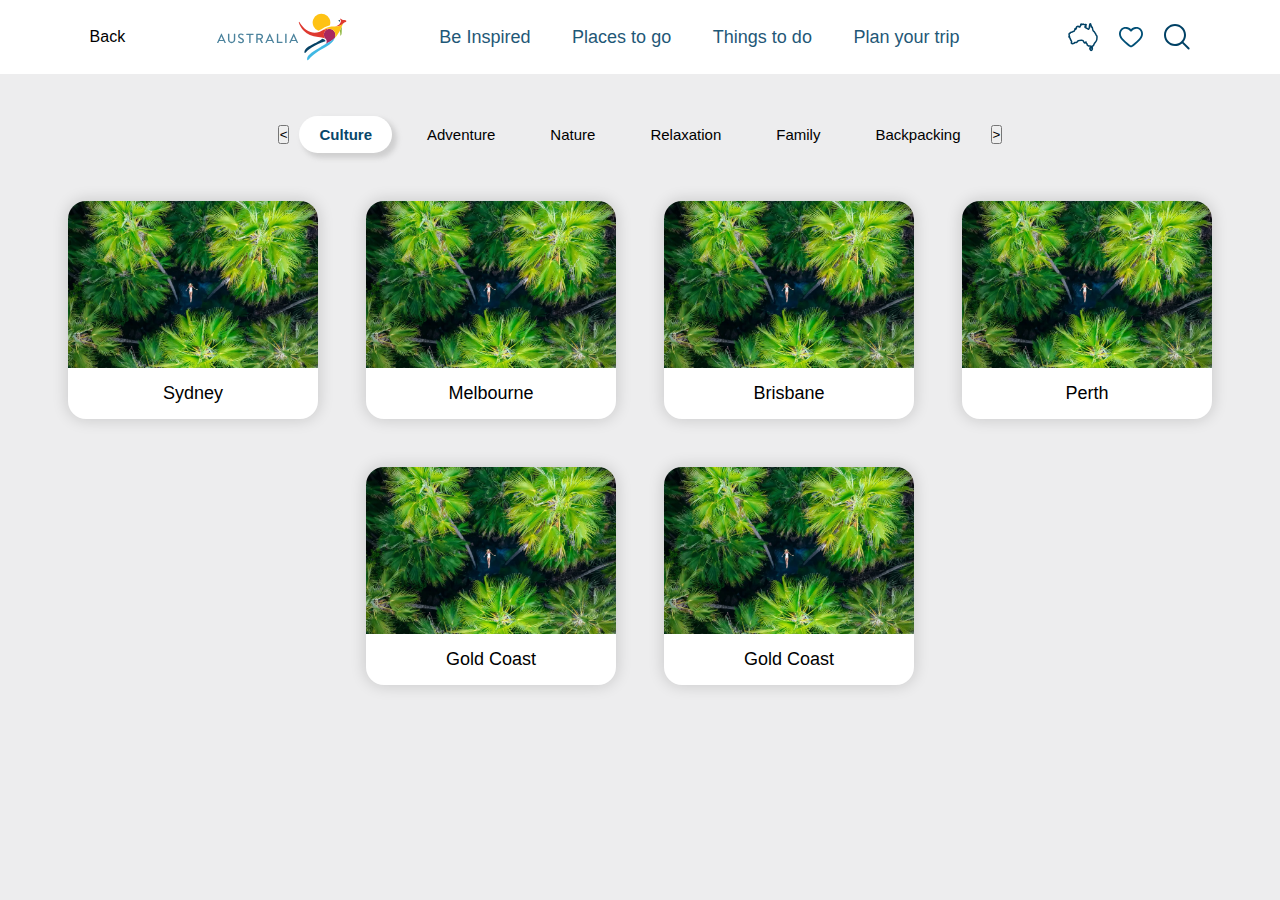
<file: assets/Responsive Navbar.html>
<!DOCTYPE html>
<!-- saved from url=(0032)http://127.0.0.1:5501/index.html -->
<html lang="en"><head><meta http-equiv="Content-Type" content="text/html; charset=UTF-8">
  
  <meta name="viewport" content="width=device-width, initial-scale=1.0">
  <title>Responsive Navbar</title>
  <link rel="stylesheet" href="./Responsive Navbar_files/style.css">
  <!-- <link rel="stylesheet" href="https://cdnjs.cloudflare.com/ajax/libs/animate.css/4.1.1/animate.min.css"/> -->
</head>

<body>
  <nav class="nav">
    <img class="hamburger-logo" id="hamburgerIcon" src="./Responsive Navbar_files/hamburger-logo.svg" alt="hamburger" style="display: none;">
    <img class="close-icon" id="closeIcon" src="./Responsive Navbar_files/dt-icon-close.svg" alt="close" style="display: none;">
    <p id="backBtn" style="display: block; cursor: pointer;">Back</p>
    <img width="130" src="./Responsive Navbar_files/logo.svg" alt="logo">
    <div class="main-nav-btns">
      <div class="dropdown">
        <p class="heads" id="inspiredBtn">Be Inspired <i class="fa-solid fa-chevron-down down-icon" aria-hidden="true"></i></p>
        <p class="heads" id="placesBtn">Places to go <i class="fa-solid fa-chevron-down down-icon" aria-hidden="true"></i></p>
        <p class="heads" id="thingsBtn">Things to do <i class="fa-solid fa-chevron-down down-icon" aria-hidden="true"></i></p>
        <p class="heads" id="planBtn">Plan your trip <i class="fa-solid fa-chevron-down down-icon" aria-hidden="true"></i></p>
      </div>
    </div>
    <div class="icons-btn">
      <img src="./Responsive Navbar_files/dt-icon-map.svg" alt="icons">
      <img src="./Responsive Navbar_files/dt-icon-heart.svg" alt="icons">
      <img class="search-icon-hidden" src="./Responsive Navbar_files/dt-icon-search.svg" alt="icons">
    </div>
  </nav>

  <div class="responsive-btns " id="responsiveMenu" style="display: block;">
    <div class="flex-div2 ">

      <div>
        <input type="text" class="search-input" placeholder="Search">
      </div>
      <div class="heads-div">
        <button data-btn-nav="Be Inspired">Be Inspired</button>
        <button data-btn-nav="Places to go">Places to go</button>
        <button data-btn-nav="Things to do">Things to do</button>
        <button data-btn-nav="Plan your trip">Plan your trip</button>
      </div>
      <!-- More card-divs as needed -->
    </div>
  </div>

  <div class="navigation-screen show">
    <div data-nav="Be Inspired" style="display: none;">
      <div class="flex-div ">
        <div class="card-div">
          <img src="./Responsive Navbar_files/plants.webp" alt="card image">
          <p>Australia Recommends 2024</p>
        </div>
      </div>
      <div class="flex-div ">
        <div class="card-div">
          <img src="./Responsive Navbar_files/plants.webp" alt="card image">
          <p>Come and Say G'day</p>
        </div>
      </div>
      <div class="flex-div ">
        <div class="card-div">
          <img src="./Responsive Navbar_files/plants.webp" alt="card image">
          <p>G'day, the short film</p>
        </div>
      </div>
      <div class="flex-div ">
        <div class="card-div">
          <img src="./Responsive Navbar_files/plants.webp" alt="card image">
          <p>Discover your Australia</p>
        </div>
      </div>
      <div class="flex-div ">
        <div class="card-div">
          <img src="./Responsive Navbar_files/plants.webp" alt="card image">
          <p>Travel Videos</p>
        </div>
      </div>
      <div class="flex-div ">
        <div class="card-div">
          <img src="./Responsive Navbar_files/plants.webp" alt="card image">
          <p>Deals and offers</p>
        </div>
      </div>
    </div>

    <div data-nav="Places to go" style="display: flex;">
      <div class="tabs-container">
        <button class="nav-btn prev" onclick="scrollTabs(&#39;left&#39;)">&lt;</button>

        <div class="tabs">
          <div class="tab active" onclick="selectTab(event, &#39;culture&#39;)">Culture</div>
          <div class="tab" onclick="selectTab(event, &#39;adventure&#39;)">Adventure</div>
          <div class="tab" onclick="selectTab(event, &#39;nature&#39;)">Nature</div>
          <div class="tab" onclick="selectTab(event, &#39;relaxation&#39;)">Relaxation</div>
          <div class="tab" onclick="selectTab(event, &#39;family&#39;)">Family</div>
          <div class="tab" onclick="selectTab(event, &#39;backpacking&#39;)">Backpacking</div>
        </div>
        
        <button class="nav-btn next" onclick="scrollTabs(&#39;right&#39;)">&gt;</button>

        <!-- <div class="tabs-navigation">
        </div> -->
      </div>

      <div class="tab-content" id="culture" style="display: block;">
        <div class="cards">
          <div class="flex-div ">
            <div class="card-div">
              <img src="./Responsive Navbar_files/plants.webp" alt="card image">
              <p>Sydney</p>
            </div>
          </div>

          <div class="flex-div ">
            <div class="card-div">
              <img src="./Responsive Navbar_files/plants.webp" alt="card image">
              <p>Melbourne</p>
            </div>
          </div>

          <div class="flex-div ">
            <div class="card-div">
              <img src="./Responsive Navbar_files/plants.webp" alt="card image">
              <p>Brisbane</p>
            </div>
          </div>

          <div class="flex-div ">
            <div class="card-div">
              <img src="./Responsive Navbar_files/plants.webp" alt="card image">
              <p>Perth</p>
            </div>
          </div>

          <div class="flex-div ">
            <div class="card-div">
              <img src="./Responsive Navbar_files/plants.webp" alt="card image">
              <p>Gold Coast</p>
            </div>
          </div>

          <div class="flex-div ">
            <div class="card-div">
              <img src="./Responsive Navbar_files/plants.webp" alt="card image">
              <p>Gold Coast</p>
            </div>
          </div>
        </div>
      </div>

      <div class="tab-content" id="adventure" style="display:none;">
        <div class="cards">
          <div class="card">
            <div class="backpack">
              <img class="backpackimg" src="./Responsive Navbar_files/plants.webp" alt="backpack">
              <h1>Backpacking</h1>
            </div>
          </div>
          <div class="card">
            <div class="backpack">
              <img class="backpackimg" src="./Responsive Navbar_files/plants.webp" alt="backpack">
              <h1>Backpacking</h1>
            </div>
          </div>
          <div class="card">
            <div class="backpack">
              <img class="backpackimg" src="./Responsive Navbar_files/plants.webp" alt="backpack">
              <h1>Backpacking</h1>
            </div>
          </div>
        </div>
      </div>
      <div class="tab-content" id="nature" style="display:none;">
        <div class="cards">
          <div class="card">
            <div class="backpack">
              <img class="backpackimg" src="./Responsive Navbar_files/plants.webp" alt="backpack">
              <h1>Backpacking</h1>
            </div>
          </div>
          <div class="card">
            <div class="backpack">
              <img class="backpackimg" src="./Responsive Navbar_files/plants.webp" alt="backpack">
              <h1>Backpacking</h1>
            </div>
          </div>
          <div class="card">
            <div class="backpack">
              <img class="backpackimg" src="./Responsive Navbar_files/plants.webp" alt="backpack">
              <h1>Backpacking</h1>
            </div>
          </div>
          <div class="card">
            <div class="backpack">
              <img class="backpackimg" src="./Responsive Navbar_files/plants.webp" alt="backpack">
              <h1>Backpacking</h1>
            </div>
          </div>
        </div>
      </div>
      <div class="tab-content" id="relaxation" style="display:none;">
        <div class="cards">
          <div class="card">
            <div class="backpack">
              <img class="backpackimg" src="./Responsive Navbar_files/plants.webp" alt="backpack">
              <h1>Backpacking</h1>
            </div>
          </div>
          <div class="card">
            <div class="backpack">
              <img class="backpackimg" src="./Responsive Navbar_files/plants.webp" alt="backpack">
              <h1>Backpacking</h1>
            </div>
          </div>
        </div>
      </div>
      <div class="tab-content" id="family" style="display:none;">
        <div class="cards">
          <div class="card">
            <div class="backpack">
              <img class="backpackimg" src="./Responsive Navbar_files/plants.webp" alt="backpack">
              <h1>Backpacking</h1>
            </div>
          </div>
          <div class="card">
            <div class="backpack">
              <img class="backpackimg" src="./Responsive Navbar_files/plants.webp" alt="backpack">
              <h1>Backpacking</h1>
            </div>
          </div>
          <div class="card">
            <div class="backpack">
              <img class="backpackimg" src="./Responsive Navbar_files/plants.webp" alt="backpack">
              <h1>Backpacking</h1>
            </div>
          </div>
        </div>
      </div>
      <div class="tab-content" id="backpacking" style="display:none;">
        <div class="card">
          <div class="backpack">
            <img class="backpackimg" src="./Responsive Navbar_files/plants.webp" alt="backpack">
            <h1>Backpacking</h1>
          </div>
        </div>
      </div>
    </div>

    <div data-nav="Things to do" style="display:none;">
      <div class="flex-div ">
        <div class="card-div">
          <img src="./Responsive Navbar_files/plants.webp" alt="card image">
          <p>Australia Recommends 2024</p>
        </div>
        <!-- More card-divs as needed -->
      </div>

      <div class="flex-div ">
        <div class="card-div">
          <img src="./Responsive Navbar_files/plants.webp" alt="card image">
          <p>Australia Recommends 2024</p>
        </div>
        <!-- More card-divs as needed -->
      </div>
    </div>

    <div data-nav="Plan your trip" style="display:none;">
      <div class="flex-div ">
        <div class="card-div">
          <img src="./Responsive Navbar_files/plants.webp" alt="card image">
          <p>Australia Recommends 2024</p>
        </div>
        <!-- More card-divs as needed -->
      </div>

      <div class="flex-div ">
        <div class="card-div">
          <img src="./Responsive Navbar_files/plants.webp" alt="card image">
          <p>Australia Recommends 2024</p>
        </div>
        <!-- More card-divs as needed -->
      </div>
    </div>
  </div>

  <div class="mobile-div">
    <div class="dropdown-content-Inspired " style="display: none;">
      <div class="flex-div ">
        <div class="card-div">
          <img src="./Responsive Navbar_files/plants.webp" alt="card image">
          <p>Australia Recommends 2024</p>
        </div>
        <!-- More card-divs as needed -->
      </div>
    </div>
    <div class="dropdown-content-Places " style="display: none;">
      <div class="flex-div ">
        <div class="card-div">
          <img src="./Responsive Navbar_files/plants.webp" alt="card image">
          <p>Places Recommends 2024</p>
        </div>
        <!-- More card-divs as needed -->
      </div>
    </div>
    <div class="dropdown-content-Things" style="display: none;">
      <p>Hello Things</p>
    </div>
    <div class="dropdown-content-Plan" style="display: none;">
      <p>Hello Plan</p>
    </div>
  </div>

  <script src="./Responsive Navbar_files/48cc78a26d.js.download" crossorigin="anonymous"></script><style media="all" id="fa-v4-font-face">/*!
 * Font Awesome Free 6.5.2 by @fontawesome - https://fontawesome.com
 * License - https://fontawesome.com/license/free (Icons: CC BY 4.0, Fonts: SIL OFL 1.1, Code: MIT License)
 * Copyright 2024 Fonticons, Inc.
 */@font-face{font-family:"FontAwesome";font-display:block;src:url(https://ka-f.fontawesome.com/releases/v6.5.2/webfonts/free-fa-solid-900.woff2) format("woff2"),url(https://ka-f.fontawesome.com/releases/v6.5.2/webfonts/free-fa-solid-900.ttf) format("truetype")}@font-face{font-family:"FontAwesome";font-display:block;src:url(https://ka-f.fontawesome.com/releases/v6.5.2/webfonts/free-fa-brands-400.woff2) format("woff2"),url(https://ka-f.fontawesome.com/releases/v6.5.2/webfonts/free-fa-brands-400.ttf) format("truetype")}@font-face{font-family:"FontAwesome";font-display:block;src:url(https://ka-f.fontawesome.com/releases/v6.5.2/webfonts/free-fa-regular-400.woff2) format("woff2"),url(https://ka-f.fontawesome.com/releases/v6.5.2/webfonts/free-fa-regular-400.ttf) format("truetype");unicode-range:u+f003,u+f006,u+f014,u+f016-f017,u+f01a-f01b,u+f01d,u+f022,u+f03e,u+f044,u+f046,u+f05c-f05d,u+f06e,u+f070,u+f087-f088,u+f08a,u+f094,u+f096-f097,u+f09d,u+f0a0,u+f0a2,u+f0a4-f0a7,u+f0c5,u+f0c7,u+f0e5-f0e6,u+f0eb,u+f0f6-f0f8,u+f10c,u+f114-f115,u+f118-f11a,u+f11c-f11d,u+f133,u+f147,u+f14e,u+f150-f152,u+f185-f186,u+f18e,u+f190-f192,u+f196,u+f1c1-f1c9,u+f1d9,u+f1db,u+f1e3,u+f1ea,u+f1f7,u+f1f9,u+f20a,u+f247-f248,u+f24a,u+f24d,u+f255-f25b,u+f25d,u+f271-f274,u+f278,u+f27b,u+f28c,u+f28e,u+f29c,u+f2b5,u+f2b7,u+f2ba,u+f2bc,u+f2be,u+f2c0-f2c1,u+f2c3,u+f2d0,u+f2d2,u+f2d4,u+f2dc}@font-face{font-family:"FontAwesome";font-display:block;src:url(https://ka-f.fontawesome.com/releases/v6.5.2/webfonts/free-fa-v4compatibility.woff2) format("woff2"),url(https://ka-f.fontawesome.com/releases/v6.5.2/webfonts/free-fa-v4compatibility.ttf) format("truetype");unicode-range:u+f041,u+f047,u+f065-f066,u+f07d-f07e,u+f080,u+f08b,u+f08e,u+f090,u+f09a,u+f0ac,u+f0ae,u+f0b2,u+f0d0,u+f0d6,u+f0e4,u+f0ec,u+f10a-f10b,u+f123,u+f13e,u+f148-f149,u+f14c,u+f156,u+f15e,u+f160-f161,u+f163,u+f175-f178,u+f195,u+f1f8,u+f219,u+f27a}</style><style media="all" id="fa-v5-font-face">/*!
 * Font Awesome Free 6.5.2 by @fontawesome - https://fontawesome.com
 * License - https://fontawesome.com/license/free (Icons: CC BY 4.0, Fonts: SIL OFL 1.1, Code: MIT License)
 * Copyright 2024 Fonticons, Inc.
 */@font-face{font-family:"Font Awesome 5 Brands";font-display:block;font-weight:400;src:url(https://ka-f.fontawesome.com/releases/v6.5.2/webfonts/free-fa-brands-400.woff2) format("woff2"),url(https://ka-f.fontawesome.com/releases/v6.5.2/webfonts/free-fa-brands-400.ttf) format("truetype")}@font-face{font-family:"Font Awesome 5 Free";font-display:block;font-weight:900;src:url(https://ka-f.fontawesome.com/releases/v6.5.2/webfonts/free-fa-solid-900.woff2) format("woff2"),url(https://ka-f.fontawesome.com/releases/v6.5.2/webfonts/free-fa-solid-900.ttf) format("truetype")}@font-face{font-family:"Font Awesome 5 Free";font-display:block;font-weight:400;src:url(https://ka-f.fontawesome.com/releases/v6.5.2/webfonts/free-fa-regular-400.woff2) format("woff2"),url(https://ka-f.fontawesome.com/releases/v6.5.2/webfonts/free-fa-regular-400.ttf) format("truetype")}</style><style media="all" id="fa-v4-shims">/*!
 * Font Awesome Free 6.5.2 by @fontawesome - https://fontawesome.com
 * License - https://fontawesome.com/license/free (Icons: CC BY 4.0, Fonts: SIL OFL 1.1, Code: MIT License)
 * Copyright 2024 Fonticons, Inc.
 */.fa.fa-glass:before{content:"\f000"}.fa.fa-envelope-o{font-family:"Font Awesome 6 Free";font-weight:400}.fa.fa-envelope-o:before{content:"\f0e0"}.fa.fa-star-o{font-family:"Font Awesome 6 Free";font-weight:400}.fa.fa-star-o:before{content:"\f005"}.fa.fa-close:before,.fa.fa-remove:before{content:"\f00d"}.fa.fa-gear:before{content:"\f013"}.fa.fa-trash-o{font-family:"Font Awesome 6 Free";font-weight:400}.fa.fa-trash-o:before{content:"\f2ed"}.fa.fa-home:before{content:"\f015"}.fa.fa-file-o{font-family:"Font Awesome 6 Free";font-weight:400}.fa.fa-file-o:before{content:"\f15b"}.fa.fa-clock-o{font-family:"Font Awesome 6 Free";font-weight:400}.fa.fa-clock-o:before{content:"\f017"}.fa.fa-arrow-circle-o-down{font-family:"Font Awesome 6 Free";font-weight:400}.fa.fa-arrow-circle-o-down:before{content:"\f358"}.fa.fa-arrow-circle-o-up{font-family:"Font Awesome 6 Free";font-weight:400}.fa.fa-arrow-circle-o-up:before{content:"\f35b"}.fa.fa-play-circle-o{font-family:"Font Awesome 6 Free";font-weight:400}.fa.fa-play-circle-o:before{content:"\f144"}.fa.fa-repeat:before,.fa.fa-rotate-right:before{content:"\f01e"}.fa.fa-refresh:before{content:"\f021"}.fa.fa-list-alt{font-family:"Font Awesome 6 Free";font-weight:400}.fa.fa-list-alt:before{content:"\f022"}.fa.fa-dedent:before{content:"\f03b"}.fa.fa-video-camera:before{content:"\f03d"}.fa.fa-picture-o{font-family:"Font Awesome 6 Free";font-weight:400}.fa.fa-picture-o:before{content:"\f03e"}.fa.fa-photo{font-family:"Font Awesome 6 Free";font-weight:400}.fa.fa-photo:before{content:"\f03e"}.fa.fa-image{font-family:"Font Awesome 6 Free";font-weight:400}.fa.fa-image:before{content:"\f03e"}.fa.fa-map-marker:before{content:"\f3c5"}.fa.fa-pencil-square-o{font-family:"Font Awesome 6 Free";font-weight:400}.fa.fa-pencil-square-o:before{content:"\f044"}.fa.fa-edit{font-family:"Font Awesome 6 Free";font-weight:400}.fa.fa-edit:before{content:"\f044"}.fa.fa-share-square-o:before{content:"\f14d"}.fa.fa-check-square-o{font-family:"Font Awesome 6 Free";font-weight:400}.fa.fa-check-square-o:before{content:"\f14a"}.fa.fa-arrows:before{content:"\f0b2"}.fa.fa-times-circle-o{font-family:"Font Awesome 6 Free";font-weight:400}.fa.fa-times-circle-o:before{content:"\f057"}.fa.fa-check-circle-o{font-family:"Font Awesome 6 Free";font-weight:400}.fa.fa-check-circle-o:before{content:"\f058"}.fa.fa-mail-forward:before{content:"\f064"}.fa.fa-expand:before{content:"\f424"}.fa.fa-compress:before{content:"\f422"}.fa.fa-eye,.fa.fa-eye-slash{font-family:"Font Awesome 6 Free";font-weight:400}.fa.fa-warning:before{content:"\f071"}.fa.fa-calendar:before{content:"\f073"}.fa.fa-arrows-v:before{content:"\f338"}.fa.fa-arrows-h:before{content:"\f337"}.fa.fa-bar-chart-o:before,.fa.fa-bar-chart:before{content:"\e0e3"}.fa.fa-twitter-square{font-family:"Font Awesome 6 Brands";font-weight:400}.fa.fa-twitter-square:before{content:"\f081"}.fa.fa-facebook-square{font-family:"Font Awesome 6 Brands";font-weight:400}.fa.fa-facebook-square:before{content:"\f082"}.fa.fa-gears:before{content:"\f085"}.fa.fa-thumbs-o-up{font-family:"Font Awesome 6 Free";font-weight:400}.fa.fa-thumbs-o-up:before{content:"\f164"}.fa.fa-thumbs-o-down{font-family:"Font Awesome 6 Free";font-weight:400}.fa.fa-thumbs-o-down:before{content:"\f165"}.fa.fa-heart-o{font-family:"Font Awesome 6 Free";font-weight:400}.fa.fa-heart-o:before{content:"\f004"}.fa.fa-sign-out:before{content:"\f2f5"}.fa.fa-linkedin-square{font-family:"Font Awesome 6 Brands";font-weight:400}.fa.fa-linkedin-square:before{content:"\f08c"}.fa.fa-thumb-tack:before{content:"\f08d"}.fa.fa-external-link:before{content:"\f35d"}.fa.fa-sign-in:before{content:"\f2f6"}.fa.fa-github-square{font-family:"Font Awesome 6 Brands";font-weight:400}.fa.fa-github-square:before{content:"\f092"}.fa.fa-lemon-o{font-family:"Font Awesome 6 Free";font-weight:400}.fa.fa-lemon-o:before{content:"\f094"}.fa.fa-square-o{font-family:"Font Awesome 6 Free";font-weight:400}.fa.fa-square-o:before{content:"\f0c8"}.fa.fa-bookmark-o{font-family:"Font Awesome 6 Free";font-weight:400}.fa.fa-bookmark-o:before{content:"\f02e"}.fa.fa-facebook,.fa.fa-twitter{font-family:"Font Awesome 6 Brands";font-weight:400}.fa.fa-facebook:before{content:"\f39e"}.fa.fa-facebook-f{font-family:"Font Awesome 6 Brands";font-weight:400}.fa.fa-facebook-f:before{content:"\f39e"}.fa.fa-github{font-family:"Font Awesome 6 Brands";font-weight:400}.fa.fa-credit-card{font-family:"Font Awesome 6 Free";font-weight:400}.fa.fa-feed:before{content:"\f09e"}.fa.fa-hdd-o{font-family:"Font Awesome 6 Free";font-weight:400}.fa.fa-hdd-o:before{content:"\f0a0"}.fa.fa-hand-o-right{font-family:"Font Awesome 6 Free";font-weight:400}.fa.fa-hand-o-right:before{content:"\f0a4"}.fa.fa-hand-o-left{font-family:"Font Awesome 6 Free";font-weight:400}.fa.fa-hand-o-left:before{content:"\f0a5"}.fa.fa-hand-o-up{font-family:"Font Awesome 6 Free";font-weight:400}.fa.fa-hand-o-up:before{content:"\f0a6"}.fa.fa-hand-o-down{font-family:"Font Awesome 6 Free";font-weight:400}.fa.fa-hand-o-down:before{content:"\f0a7"}.fa.fa-globe:before{content:"\f57d"}.fa.fa-tasks:before{content:"\f828"}.fa.fa-arrows-alt:before{content:"\f31e"}.fa.fa-group:before{content:"\f0c0"}.fa.fa-chain:before{content:"\f0c1"}.fa.fa-cut:before{content:"\f0c4"}.fa.fa-files-o{font-family:"Font Awesome 6 Free";font-weight:400}.fa.fa-files-o:before{content:"\f0c5"}.fa.fa-floppy-o{font-family:"Font Awesome 6 Free";font-weight:400}.fa.fa-floppy-o:before{content:"\f0c7"}.fa.fa-save{font-family:"Font Awesome 6 Free";font-weight:400}.fa.fa-save:before{content:"\f0c7"}.fa.fa-navicon:before,.fa.fa-reorder:before{content:"\f0c9"}.fa.fa-magic:before{content:"\e2ca"}.fa.fa-pinterest,.fa.fa-pinterest-square{font-family:"Font Awesome 6 Brands";font-weight:400}.fa.fa-pinterest-square:before{content:"\f0d3"}.fa.fa-google-plus-square{font-family:"Font Awesome 6 Brands";font-weight:400}.fa.fa-google-plus-square:before{content:"\f0d4"}.fa.fa-google-plus{font-family:"Font Awesome 6 Brands";font-weight:400}.fa.fa-google-plus:before{content:"\f0d5"}.fa.fa-money:before{content:"\f3d1"}.fa.fa-unsorted:before{content:"\f0dc"}.fa.fa-sort-desc:before{content:"\f0dd"}.fa.fa-sort-asc:before{content:"\f0de"}.fa.fa-linkedin{font-family:"Font Awesome 6 Brands";font-weight:400}.fa.fa-linkedin:before{content:"\f0e1"}.fa.fa-rotate-left:before{content:"\f0e2"}.fa.fa-legal:before{content:"\f0e3"}.fa.fa-dashboard:before,.fa.fa-tachometer:before{content:"\f625"}.fa.fa-comment-o{font-family:"Font Awesome 6 Free";font-weight:400}.fa.fa-comment-o:before{content:"\f075"}.fa.fa-comments-o{font-family:"Font Awesome 6 Free";font-weight:400}.fa.fa-comments-o:before{content:"\f086"}.fa.fa-flash:before{content:"\f0e7"}.fa.fa-clipboard:before{content:"\f0ea"}.fa.fa-lightbulb-o{font-family:"Font Awesome 6 Free";font-weight:400}.fa.fa-lightbulb-o:before{content:"\f0eb"}.fa.fa-exchange:before{content:"\f362"}.fa.fa-cloud-download:before{content:"\f0ed"}.fa.fa-cloud-upload:before{content:"\f0ee"}.fa.fa-bell-o{font-family:"Font Awesome 6 Free";font-weight:400}.fa.fa-bell-o:before{content:"\f0f3"}.fa.fa-cutlery:before{content:"\f2e7"}.fa.fa-file-text-o{font-family:"Font Awesome 6 Free";font-weight:400}.fa.fa-file-text-o:before{content:"\f15c"}.fa.fa-building-o{font-family:"Font Awesome 6 Free";font-weight:400}.fa.fa-building-o:before{content:"\f1ad"}.fa.fa-hospital-o{font-family:"Font Awesome 6 Free";font-weight:400}.fa.fa-hospital-o:before{content:"\f0f8"}.fa.fa-tablet:before{content:"\f3fa"}.fa.fa-mobile-phone:before,.fa.fa-mobile:before{content:"\f3cd"}.fa.fa-circle-o{font-family:"Font Awesome 6 Free";font-weight:400}.fa.fa-circle-o:before{content:"\f111"}.fa.fa-mail-reply:before{content:"\f3e5"}.fa.fa-github-alt{font-family:"Font Awesome 6 Brands";font-weight:400}.fa.fa-folder-o{font-family:"Font Awesome 6 Free";font-weight:400}.fa.fa-folder-o:before{content:"\f07b"}.fa.fa-folder-open-o{font-family:"Font Awesome 6 Free";font-weight:400}.fa.fa-folder-open-o:before{content:"\f07c"}.fa.fa-smile-o{font-family:"Font Awesome 6 Free";font-weight:400}.fa.fa-smile-o:before{content:"\f118"}.fa.fa-frown-o{font-family:"Font Awesome 6 Free";font-weight:400}.fa.fa-frown-o:before{content:"\f119"}.fa.fa-meh-o{font-family:"Font Awesome 6 Free";font-weight:400}.fa.fa-meh-o:before{content:"\f11a"}.fa.fa-keyboard-o{font-family:"Font Awesome 6 Free";font-weight:400}.fa.fa-keyboard-o:before{content:"\f11c"}.fa.fa-flag-o{font-family:"Font Awesome 6 Free";font-weight:400}.fa.fa-flag-o:before{content:"\f024"}.fa.fa-mail-reply-all:before{content:"\f122"}.fa.fa-star-half-o{font-family:"Font Awesome 6 Free";font-weight:400}.fa.fa-star-half-o:before{content:"\f5c0"}.fa.fa-star-half-empty{font-family:"Font Awesome 6 Free";font-weight:400}.fa.fa-star-half-empty:before{content:"\f5c0"}.fa.fa-star-half-full{font-family:"Font Awesome 6 Free";font-weight:400}.fa.fa-star-half-full:before{content:"\f5c0"}.fa.fa-code-fork:before{content:"\f126"}.fa.fa-chain-broken:before,.fa.fa-unlink:before{content:"\f127"}.fa.fa-calendar-o{font-family:"Font Awesome 6 Free";font-weight:400}.fa.fa-calendar-o:before{content:"\f133"}.fa.fa-css3,.fa.fa-html5,.fa.fa-maxcdn{font-family:"Font Awesome 6 Brands";font-weight:400}.fa.fa-unlock-alt:before{content:"\f09c"}.fa.fa-minus-square-o{font-family:"Font Awesome 6 Free";font-weight:400}.fa.fa-minus-square-o:before{content:"\f146"}.fa.fa-level-up:before{content:"\f3bf"}.fa.fa-level-down:before{content:"\f3be"}.fa.fa-pencil-square:before{content:"\f14b"}.fa.fa-external-link-square:before{content:"\f360"}.fa.fa-compass{font-family:"Font Awesome 6 Free";font-weight:400}.fa.fa-caret-square-o-down{font-family:"Font Awesome 6 Free";font-weight:400}.fa.fa-caret-square-o-down:before{content:"\f150"}.fa.fa-toggle-down{font-family:"Font Awesome 6 Free";font-weight:400}.fa.fa-toggle-down:before{content:"\f150"}.fa.fa-caret-square-o-up{font-family:"Font Awesome 6 Free";font-weight:400}.fa.fa-caret-square-o-up:before{content:"\f151"}.fa.fa-toggle-up{font-family:"Font Awesome 6 Free";font-weight:400}.fa.fa-toggle-up:before{content:"\f151"}.fa.fa-caret-square-o-right{font-family:"Font Awesome 6 Free";font-weight:400}.fa.fa-caret-square-o-right:before{content:"\f152"}.fa.fa-toggle-right{font-family:"Font Awesome 6 Free";font-weight:400}.fa.fa-toggle-right:before{content:"\f152"}.fa.fa-eur:before,.fa.fa-euro:before{content:"\f153"}.fa.fa-gbp:before{content:"\f154"}.fa.fa-dollar:before,.fa.fa-usd:before{content:"\24"}.fa.fa-inr:before,.fa.fa-rupee:before{content:"\e1bc"}.fa.fa-cny:before,.fa.fa-jpy:before,.fa.fa-rmb:before,.fa.fa-yen:before{content:"\f157"}.fa.fa-rouble:before,.fa.fa-rub:before,.fa.fa-ruble:before{content:"\f158"}.fa.fa-krw:before,.fa.fa-won:before{content:"\f159"}.fa.fa-bitcoin,.fa.fa-btc{font-family:"Font Awesome 6 Brands";font-weight:400}.fa.fa-bitcoin:before{content:"\f15a"}.fa.fa-file-text:before{content:"\f15c"}.fa.fa-sort-alpha-asc:before{content:"\f15d"}.fa.fa-sort-alpha-desc:before{content:"\f881"}.fa.fa-sort-amount-asc:before{content:"\f884"}.fa.fa-sort-amount-desc:before{content:"\f160"}.fa.fa-sort-numeric-asc:before{content:"\f162"}.fa.fa-sort-numeric-desc:before{content:"\f886"}.fa.fa-youtube-square{font-family:"Font Awesome 6 Brands";font-weight:400}.fa.fa-youtube-square:before{content:"\f431"}.fa.fa-xing,.fa.fa-xing-square,.fa.fa-youtube{font-family:"Font Awesome 6 Brands";font-weight:400}.fa.fa-xing-square:before{content:"\f169"}.fa.fa-youtube-play{font-family:"Font Awesome 6 Brands";font-weight:400}.fa.fa-youtube-play:before{content:"\f167"}.fa.fa-adn,.fa.fa-bitbucket,.fa.fa-bitbucket-square,.fa.fa-dropbox,.fa.fa-flickr,.fa.fa-instagram,.fa.fa-stack-overflow{font-family:"Font Awesome 6 Brands";font-weight:400}.fa.fa-bitbucket-square:before{content:"\f171"}.fa.fa-tumblr,.fa.fa-tumblr-square{font-family:"Font Awesome 6 Brands";font-weight:400}.fa.fa-tumblr-square:before{content:"\f174"}.fa.fa-long-arrow-down:before{content:"\f309"}.fa.fa-long-arrow-up:before{content:"\f30c"}.fa.fa-long-arrow-left:before{content:"\f30a"}.fa.fa-long-arrow-right:before{content:"\f30b"}.fa.fa-android,.fa.fa-apple,.fa.fa-dribbble,.fa.fa-foursquare,.fa.fa-gittip,.fa.fa-gratipay,.fa.fa-linux,.fa.fa-skype,.fa.fa-trello,.fa.fa-windows{font-family:"Font Awesome 6 Brands";font-weight:400}.fa.fa-gittip:before{content:"\f184"}.fa.fa-sun-o{font-family:"Font Awesome 6 Free";font-weight:400}.fa.fa-sun-o:before{content:"\f185"}.fa.fa-moon-o{font-family:"Font Awesome 6 Free";font-weight:400}.fa.fa-moon-o:before{content:"\f186"}.fa.fa-pagelines,.fa.fa-renren,.fa.fa-stack-exchange,.fa.fa-vk,.fa.fa-weibo{font-family:"Font Awesome 6 Brands";font-weight:400}.fa.fa-arrow-circle-o-right{font-family:"Font Awesome 6 Free";font-weight:400}.fa.fa-arrow-circle-o-right:before{content:"\f35a"}.fa.fa-arrow-circle-o-left{font-family:"Font Awesome 6 Free";font-weight:400}.fa.fa-arrow-circle-o-left:before{content:"\f359"}.fa.fa-caret-square-o-left{font-family:"Font Awesome 6 Free";font-weight:400}.fa.fa-caret-square-o-left:before{content:"\f191"}.fa.fa-toggle-left{font-family:"Font Awesome 6 Free";font-weight:400}.fa.fa-toggle-left:before{content:"\f191"}.fa.fa-dot-circle-o{font-family:"Font Awesome 6 Free";font-weight:400}.fa.fa-dot-circle-o:before{content:"\f192"}.fa.fa-vimeo-square{font-family:"Font Awesome 6 Brands";font-weight:400}.fa.fa-vimeo-square:before{content:"\f194"}.fa.fa-try:before,.fa.fa-turkish-lira:before{content:"\e2bb"}.fa.fa-plus-square-o{font-family:"Font Awesome 6 Free";font-weight:400}.fa.fa-plus-square-o:before{content:"\f0fe"}.fa.fa-openid,.fa.fa-slack,.fa.fa-wordpress{font-family:"Font Awesome 6 Brands";font-weight:400}.fa.fa-bank:before,.fa.fa-institution:before{content:"\f19c"}.fa.fa-mortar-board:before{content:"\f19d"}.fa.fa-google,.fa.fa-reddit,.fa.fa-reddit-square,.fa.fa-yahoo{font-family:"Font Awesome 6 Brands";font-weight:400}.fa.fa-reddit-square:before{content:"\f1a2"}.fa.fa-behance,.fa.fa-behance-square,.fa.fa-delicious,.fa.fa-digg,.fa.fa-drupal,.fa.fa-joomla,.fa.fa-pied-piper-alt,.fa.fa-pied-piper-pp,.fa.fa-stumbleupon,.fa.fa-stumbleupon-circle{font-family:"Font Awesome 6 Brands";font-weight:400}.fa.fa-behance-square:before{content:"\f1b5"}.fa.fa-steam,.fa.fa-steam-square{font-family:"Font Awesome 6 Brands";font-weight:400}.fa.fa-steam-square:before{content:"\f1b7"}.fa.fa-automobile:before{content:"\f1b9"}.fa.fa-cab:before{content:"\f1ba"}.fa.fa-deviantart,.fa.fa-soundcloud,.fa.fa-spotify{font-family:"Font Awesome 6 Brands";font-weight:400}.fa.fa-file-pdf-o{font-family:"Font Awesome 6 Free";font-weight:400}.fa.fa-file-pdf-o:before{content:"\f1c1"}.fa.fa-file-word-o{font-family:"Font Awesome 6 Free";font-weight:400}.fa.fa-file-word-o:before{content:"\f1c2"}.fa.fa-file-excel-o{font-family:"Font Awesome 6 Free";font-weight:400}.fa.fa-file-excel-o:before{content:"\f1c3"}.fa.fa-file-powerpoint-o{font-family:"Font Awesome 6 Free";font-weight:400}.fa.fa-file-powerpoint-o:before{content:"\f1c4"}.fa.fa-file-image-o{font-family:"Font Awesome 6 Free";font-weight:400}.fa.fa-file-image-o:before{content:"\f1c5"}.fa.fa-file-photo-o{font-family:"Font Awesome 6 Free";font-weight:400}.fa.fa-file-photo-o:before{content:"\f1c5"}.fa.fa-file-picture-o{font-family:"Font Awesome 6 Free";font-weight:400}.fa.fa-file-picture-o:before{content:"\f1c5"}.fa.fa-file-archive-o{font-family:"Font Awesome 6 Free";font-weight:400}.fa.fa-file-archive-o:before{content:"\f1c6"}.fa.fa-file-zip-o{font-family:"Font Awesome 6 Free";font-weight:400}.fa.fa-file-zip-o:before{content:"\f1c6"}.fa.fa-file-audio-o{font-family:"Font Awesome 6 Free";font-weight:400}.fa.fa-file-audio-o:before{content:"\f1c7"}.fa.fa-file-sound-o{font-family:"Font Awesome 6 Free";font-weight:400}.fa.fa-file-sound-o:before{content:"\f1c7"}.fa.fa-file-video-o{font-family:"Font Awesome 6 Free";font-weight:400}.fa.fa-file-video-o:before{content:"\f1c8"}.fa.fa-file-movie-o{font-family:"Font Awesome 6 Free";font-weight:400}.fa.fa-file-movie-o:before{content:"\f1c8"}.fa.fa-file-code-o{font-family:"Font Awesome 6 Free";font-weight:400}.fa.fa-file-code-o:before{content:"\f1c9"}.fa.fa-codepen,.fa.fa-jsfiddle,.fa.fa-vine{font-family:"Font Awesome 6 Brands";font-weight:400}.fa.fa-life-bouy:before,.fa.fa-life-buoy:before,.fa.fa-life-saver:before,.fa.fa-support:before{content:"\f1cd"}.fa.fa-circle-o-notch:before{content:"\f1ce"}.fa.fa-ra,.fa.fa-rebel{font-family:"Font Awesome 6 Brands";font-weight:400}.fa.fa-ra:before{content:"\f1d0"}.fa.fa-resistance{font-family:"Font Awesome 6 Brands";font-weight:400}.fa.fa-resistance:before{content:"\f1d0"}.fa.fa-empire,.fa.fa-ge{font-family:"Font Awesome 6 Brands";font-weight:400}.fa.fa-ge:before{content:"\f1d1"}.fa.fa-git-square{font-family:"Font Awesome 6 Brands";font-weight:400}.fa.fa-git-square:before{content:"\f1d2"}.fa.fa-git,.fa.fa-hacker-news,.fa.fa-y-combinator-square{font-family:"Font Awesome 6 Brands";font-weight:400}.fa.fa-y-combinator-square:before{content:"\f1d4"}.fa.fa-yc-square{font-family:"Font Awesome 6 Brands";font-weight:400}.fa.fa-yc-square:before{content:"\f1d4"}.fa.fa-qq,.fa.fa-tencent-weibo,.fa.fa-wechat,.fa.fa-weixin{font-family:"Font Awesome 6 Brands";font-weight:400}.fa.fa-wechat:before{content:"\f1d7"}.fa.fa-send:before{content:"\f1d8"}.fa.fa-paper-plane-o{font-family:"Font Awesome 6 Free";font-weight:400}.fa.fa-paper-plane-o:before{content:"\f1d8"}.fa.fa-send-o{font-family:"Font Awesome 6 Free";font-weight:400}.fa.fa-send-o:before{content:"\f1d8"}.fa.fa-circle-thin{font-family:"Font Awesome 6 Free";font-weight:400}.fa.fa-circle-thin:before{content:"\f111"}.fa.fa-header:before{content:"\f1dc"}.fa.fa-futbol-o{font-family:"Font Awesome 6 Free";font-weight:400}.fa.fa-futbol-o:before{content:"\f1e3"}.fa.fa-soccer-ball-o{font-family:"Font Awesome 6 Free";font-weight:400}.fa.fa-soccer-ball-o:before{content:"\f1e3"}.fa.fa-slideshare,.fa.fa-twitch,.fa.fa-yelp{font-family:"Font Awesome 6 Brands";font-weight:400}.fa.fa-newspaper-o{font-family:"Font Awesome 6 Free";font-weight:400}.fa.fa-newspaper-o:before{content:"\f1ea"}.fa.fa-cc-amex,.fa.fa-cc-discover,.fa.fa-cc-mastercard,.fa.fa-cc-paypal,.fa.fa-cc-stripe,.fa.fa-cc-visa,.fa.fa-google-wallet,.fa.fa-paypal{font-family:"Font Awesome 6 Brands";font-weight:400}.fa.fa-bell-slash-o{font-family:"Font Awesome 6 Free";font-weight:400}.fa.fa-bell-slash-o:before{content:"\f1f6"}.fa.fa-trash:before{content:"\f2ed"}.fa.fa-copyright{font-family:"Font Awesome 6 Free";font-weight:400}.fa.fa-eyedropper:before{content:"\f1fb"}.fa.fa-area-chart:before{content:"\f1fe"}.fa.fa-pie-chart:before{content:"\f200"}.fa.fa-line-chart:before{content:"\f201"}.fa.fa-lastfm,.fa.fa-lastfm-square{font-family:"Font Awesome 6 Brands";font-weight:400}.fa.fa-lastfm-square:before{content:"\f203"}.fa.fa-angellist,.fa.fa-ioxhost{font-family:"Font Awesome 6 Brands";font-weight:400}.fa.fa-cc{font-family:"Font Awesome 6 Free";font-weight:400}.fa.fa-cc:before{content:"\f20a"}.fa.fa-ils:before,.fa.fa-shekel:before,.fa.fa-sheqel:before{content:"\f20b"}.fa.fa-buysellads,.fa.fa-connectdevelop,.fa.fa-dashcube,.fa.fa-forumbee,.fa.fa-leanpub,.fa.fa-sellsy,.fa.fa-shirtsinbulk,.fa.fa-simplybuilt,.fa.fa-skyatlas{font-family:"Font Awesome 6 Brands";font-weight:400}.fa.fa-diamond{font-family:"Font Awesome 6 Free";font-weight:400}.fa.fa-diamond:before{content:"\f3a5"}.fa.fa-intersex:before,.fa.fa-transgender:before{content:"\f224"}.fa.fa-transgender-alt:before{content:"\f225"}.fa.fa-facebook-official{font-family:"Font Awesome 6 Brands";font-weight:400}.fa.fa-facebook-official:before{content:"\f09a"}.fa.fa-pinterest-p,.fa.fa-whatsapp{font-family:"Font Awesome 6 Brands";font-weight:400}.fa.fa-hotel:before{content:"\f236"}.fa.fa-medium,.fa.fa-viacoin,.fa.fa-y-combinator,.fa.fa-yc{font-family:"Font Awesome 6 Brands";font-weight:400}.fa.fa-yc:before{content:"\f23b"}.fa.fa-expeditedssl,.fa.fa-opencart,.fa.fa-optin-monster{font-family:"Font Awesome 6 Brands";font-weight:400}.fa.fa-battery-4:before,.fa.fa-battery:before{content:"\f240"}.fa.fa-battery-3:before{content:"\f241"}.fa.fa-battery-2:before{content:"\f242"}.fa.fa-battery-1:before{content:"\f243"}.fa.fa-battery-0:before{content:"\f244"}.fa.fa-object-group,.fa.fa-object-ungroup,.fa.fa-sticky-note-o{font-family:"Font Awesome 6 Free";font-weight:400}.fa.fa-sticky-note-o:before{content:"\f249"}.fa.fa-cc-diners-club,.fa.fa-cc-jcb{font-family:"Font Awesome 6 Brands";font-weight:400}.fa.fa-clone{font-family:"Font Awesome 6 Free";font-weight:400}.fa.fa-hourglass-o:before{content:"\f254"}.fa.fa-hourglass-1:before{content:"\f251"}.fa.fa-hourglass-2:before{content:"\f252"}.fa.fa-hourglass-3:before{content:"\f253"}.fa.fa-hand-rock-o{font-family:"Font Awesome 6 Free";font-weight:400}.fa.fa-hand-rock-o:before{content:"\f255"}.fa.fa-hand-grab-o{font-family:"Font Awesome 6 Free";font-weight:400}.fa.fa-hand-grab-o:before{content:"\f255"}.fa.fa-hand-paper-o{font-family:"Font Awesome 6 Free";font-weight:400}.fa.fa-hand-paper-o:before{content:"\f256"}.fa.fa-hand-stop-o{font-family:"Font Awesome 6 Free";font-weight:400}.fa.fa-hand-stop-o:before{content:"\f256"}.fa.fa-hand-scissors-o{font-family:"Font Awesome 6 Free";font-weight:400}.fa.fa-hand-scissors-o:before{content:"\f257"}.fa.fa-hand-lizard-o{font-family:"Font Awesome 6 Free";font-weight:400}.fa.fa-hand-lizard-o:before{content:"\f258"}.fa.fa-hand-spock-o{font-family:"Font Awesome 6 Free";font-weight:400}.fa.fa-hand-spock-o:before{content:"\f259"}.fa.fa-hand-pointer-o{font-family:"Font Awesome 6 Free";font-weight:400}.fa.fa-hand-pointer-o:before{content:"\f25a"}.fa.fa-hand-peace-o{font-family:"Font Awesome 6 Free";font-weight:400}.fa.fa-hand-peace-o:before{content:"\f25b"}.fa.fa-registered{font-family:"Font Awesome 6 Free";font-weight:400}.fa.fa-creative-commons,.fa.fa-gg,.fa.fa-gg-circle,.fa.fa-odnoklassniki,.fa.fa-odnoklassniki-square{font-family:"Font Awesome 6 Brands";font-weight:400}.fa.fa-odnoklassniki-square:before{content:"\f264"}.fa.fa-chrome,.fa.fa-firefox,.fa.fa-get-pocket,.fa.fa-internet-explorer,.fa.fa-opera,.fa.fa-safari,.fa.fa-wikipedia-w{font-family:"Font Awesome 6 Brands";font-weight:400}.fa.fa-television:before{content:"\f26c"}.fa.fa-500px,.fa.fa-amazon,.fa.fa-contao{font-family:"Font Awesome 6 Brands";font-weight:400}.fa.fa-calendar-plus-o{font-family:"Font Awesome 6 Free";font-weight:400}.fa.fa-calendar-plus-o:before{content:"\f271"}.fa.fa-calendar-minus-o{font-family:"Font Awesome 6 Free";font-weight:400}.fa.fa-calendar-minus-o:before{content:"\f272"}.fa.fa-calendar-times-o{font-family:"Font Awesome 6 Free";font-weight:400}.fa.fa-calendar-times-o:before{content:"\f273"}.fa.fa-calendar-check-o{font-family:"Font Awesome 6 Free";font-weight:400}.fa.fa-calendar-check-o:before{content:"\f274"}.fa.fa-map-o{font-family:"Font Awesome 6 Free";font-weight:400}.fa.fa-map-o:before{content:"\f279"}.fa.fa-commenting:before{content:"\f4ad"}.fa.fa-commenting-o{font-family:"Font Awesome 6 Free";font-weight:400}.fa.fa-commenting-o:before{content:"\f4ad"}.fa.fa-houzz,.fa.fa-vimeo{font-family:"Font Awesome 6 Brands";font-weight:400}.fa.fa-vimeo:before{content:"\f27d"}.fa.fa-black-tie,.fa.fa-edge,.fa.fa-fonticons,.fa.fa-reddit-alien{font-family:"Font Awesome 6 Brands";font-weight:400}.fa.fa-credit-card-alt:before{content:"\f09d"}.fa.fa-codiepie,.fa.fa-fort-awesome,.fa.fa-mixcloud,.fa.fa-modx,.fa.fa-product-hunt,.fa.fa-scribd,.fa.fa-usb{font-family:"Font Awesome 6 Brands";font-weight:400}.fa.fa-pause-circle-o{font-family:"Font Awesome 6 Free";font-weight:400}.fa.fa-pause-circle-o:before{content:"\f28b"}.fa.fa-stop-circle-o{font-family:"Font Awesome 6 Free";font-weight:400}.fa.fa-stop-circle-o:before{content:"\f28d"}.fa.fa-bluetooth,.fa.fa-bluetooth-b,.fa.fa-envira,.fa.fa-gitlab,.fa.fa-wheelchair-alt,.fa.fa-wpbeginner,.fa.fa-wpforms{font-family:"Font Awesome 6 Brands";font-weight:400}.fa.fa-wheelchair-alt:before{content:"\f368"}.fa.fa-question-circle-o{font-family:"Font Awesome 6 Free";font-weight:400}.fa.fa-question-circle-o:before{content:"\f059"}.fa.fa-volume-control-phone:before{content:"\f2a0"}.fa.fa-asl-interpreting:before{content:"\f2a3"}.fa.fa-deafness:before,.fa.fa-hard-of-hearing:before{content:"\f2a4"}.fa.fa-glide,.fa.fa-glide-g{font-family:"Font Awesome 6 Brands";font-weight:400}.fa.fa-signing:before{content:"\f2a7"}.fa.fa-viadeo,.fa.fa-viadeo-square{font-family:"Font Awesome 6 Brands";font-weight:400}.fa.fa-viadeo-square:before{content:"\f2aa"}.fa.fa-snapchat,.fa.fa-snapchat-ghost{font-family:"Font Awesome 6 Brands";font-weight:400}.fa.fa-snapchat-ghost:before{content:"\f2ab"}.fa.fa-snapchat-square{font-family:"Font Awesome 6 Brands";font-weight:400}.fa.fa-snapchat-square:before{content:"\f2ad"}.fa.fa-first-order,.fa.fa-google-plus-official,.fa.fa-pied-piper,.fa.fa-themeisle,.fa.fa-yoast{font-family:"Font Awesome 6 Brands";font-weight:400}.fa.fa-google-plus-official:before{content:"\f2b3"}.fa.fa-google-plus-circle{font-family:"Font Awesome 6 Brands";font-weight:400}.fa.fa-google-plus-circle:before{content:"\f2b3"}.fa.fa-fa,.fa.fa-font-awesome{font-family:"Font Awesome 6 Brands";font-weight:400}.fa.fa-fa:before{content:"\f2b4"}.fa.fa-handshake-o{font-family:"Font Awesome 6 Free";font-weight:400}.fa.fa-handshake-o:before{content:"\f2b5"}.fa.fa-envelope-open-o{font-family:"Font Awesome 6 Free";font-weight:400}.fa.fa-envelope-open-o:before{content:"\f2b6"}.fa.fa-linode{font-family:"Font Awesome 6 Brands";font-weight:400}.fa.fa-address-book-o{font-family:"Font Awesome 6 Free";font-weight:400}.fa.fa-address-book-o:before{content:"\f2b9"}.fa.fa-vcard:before{content:"\f2bb"}.fa.fa-address-card-o{font-family:"Font Awesome 6 Free";font-weight:400}.fa.fa-address-card-o:before{content:"\f2bb"}.fa.fa-vcard-o{font-family:"Font Awesome 6 Free";font-weight:400}.fa.fa-vcard-o:before{content:"\f2bb"}.fa.fa-user-circle-o{font-family:"Font Awesome 6 Free";font-weight:400}.fa.fa-user-circle-o:before{content:"\f2bd"}.fa.fa-user-o{font-family:"Font Awesome 6 Free";font-weight:400}.fa.fa-user-o:before{content:"\f007"}.fa.fa-id-badge{font-family:"Font Awesome 6 Free";font-weight:400}.fa.fa-drivers-license:before{content:"\f2c2"}.fa.fa-id-card-o{font-family:"Font Awesome 6 Free";font-weight:400}.fa.fa-id-card-o:before{content:"\f2c2"}.fa.fa-drivers-license-o{font-family:"Font Awesome 6 Free";font-weight:400}.fa.fa-drivers-license-o:before{content:"\f2c2"}.fa.fa-free-code-camp,.fa.fa-quora,.fa.fa-telegram{font-family:"Font Awesome 6 Brands";font-weight:400}.fa.fa-thermometer-4:before,.fa.fa-thermometer:before{content:"\f2c7"}.fa.fa-thermometer-3:before{content:"\f2c8"}.fa.fa-thermometer-2:before{content:"\f2c9"}.fa.fa-thermometer-1:before{content:"\f2ca"}.fa.fa-thermometer-0:before{content:"\f2cb"}.fa.fa-bathtub:before,.fa.fa-s15:before{content:"\f2cd"}.fa.fa-window-maximize,.fa.fa-window-restore{font-family:"Font Awesome 6 Free";font-weight:400}.fa.fa-times-rectangle:before{content:"\f410"}.fa.fa-window-close-o{font-family:"Font Awesome 6 Free";font-weight:400}.fa.fa-window-close-o:before{content:"\f410"}.fa.fa-times-rectangle-o{font-family:"Font Awesome 6 Free";font-weight:400}.fa.fa-times-rectangle-o:before{content:"\f410"}.fa.fa-bandcamp,.fa.fa-eercast,.fa.fa-etsy,.fa.fa-grav,.fa.fa-imdb,.fa.fa-ravelry{font-family:"Font Awesome 6 Brands";font-weight:400}.fa.fa-eercast:before{content:"\f2da"}.fa.fa-snowflake-o{font-family:"Font Awesome 6 Free";font-weight:400}.fa.fa-snowflake-o:before{content:"\f2dc"}.fa.fa-meetup,.fa.fa-superpowers,.fa.fa-wpexplorer{font-family:"Font Awesome 6 Brands";font-weight:400}</style><style media="all" id="fa-main">/*!
 * Font Awesome Free 6.5.2 by @fontawesome - https://fontawesome.com
 * License - https://fontawesome.com/license/free (Icons: CC BY 4.0, Fonts: SIL OFL 1.1, Code: MIT License)
 * Copyright 2024 Fonticons, Inc.
 */.fa{font-family:var(--fa-style-family,"Font Awesome 6 Free");font-weight:var(--fa-style,900)}.fa,.fa-brands,.fa-classic,.fa-regular,.fa-sharp,.fa-solid,.fab,.far,.fas{-moz-osx-font-smoothing:grayscale;-webkit-font-smoothing:antialiased;display:var(--fa-display,inline-block);font-style:normal;font-variant:normal;line-height:1;text-rendering:auto}.fa-classic,.fa-regular,.fa-solid,.far,.fas{font-family:"Font Awesome 6 Free"}.fa-brands,.fab{font-family:"Font Awesome 6 Brands"}.fa-1x{font-size:1em}.fa-2x{font-size:2em}.fa-3x{font-size:3em}.fa-4x{font-size:4em}.fa-5x{font-size:5em}.fa-6x{font-size:6em}.fa-7x{font-size:7em}.fa-8x{font-size:8em}.fa-9x{font-size:9em}.fa-10x{font-size:10em}.fa-2xs{font-size:.625em;line-height:.1em;vertical-align:.225em}.fa-xs{font-size:.75em;line-height:.08333em;vertical-align:.125em}.fa-sm{font-size:.875em;line-height:.07143em;vertical-align:.05357em}.fa-lg{font-size:1.25em;line-height:.05em;vertical-align:-.075em}.fa-xl{font-size:1.5em;line-height:.04167em;vertical-align:-.125em}.fa-2xl{font-size:2em;line-height:.03125em;vertical-align:-.1875em}.fa-fw{text-align:center;width:1.25em}.fa-ul{list-style-type:none;margin-left:var(--fa-li-margin,2.5em);padding-left:0}.fa-ul>li{position:relative}.fa-li{left:calc(var(--fa-li-width, 2em)*-1);position:absolute;text-align:center;width:var(--fa-li-width,2em);line-height:inherit}.fa-border{border-radius:var(--fa-border-radius,.1em);border:var(--fa-border-width,.08em) var(--fa-border-style,solid) var(--fa-border-color,#eee);padding:var(--fa-border-padding,.2em .25em .15em)}.fa-pull-left{float:left;margin-right:var(--fa-pull-margin,.3em)}.fa-pull-right{float:right;margin-left:var(--fa-pull-margin,.3em)}.fa-beat{-webkit-animation-name:fa-beat;animation-name:fa-beat;-webkit-animation-delay:var(--fa-animation-delay,0s);animation-delay:var(--fa-animation-delay,0s);-webkit-animation-direction:var(--fa-animation-direction,normal);animation-direction:var(--fa-animation-direction,normal);-webkit-animation-duration:var(--fa-animation-duration,1s);animation-duration:var(--fa-animation-duration,1s);-webkit-animation-iteration-count:var(--fa-animation-iteration-count,infinite);animation-iteration-count:var(--fa-animation-iteration-count,infinite);-webkit-animation-timing-function:var(--fa-animation-timing,ease-in-out);animation-timing-function:var(--fa-animation-timing,ease-in-out)}.fa-bounce{-webkit-animation-name:fa-bounce;animation-name:fa-bounce;-webkit-animation-delay:var(--fa-animation-delay,0s);animation-delay:var(--fa-animation-delay,0s);-webkit-animation-direction:var(--fa-animation-direction,normal);animation-direction:var(--fa-animation-direction,normal);-webkit-animation-duration:var(--fa-animation-duration,1s);animation-duration:var(--fa-animation-duration,1s);-webkit-animation-iteration-count:var(--fa-animation-iteration-count,infinite);animation-iteration-count:var(--fa-animation-iteration-count,infinite);-webkit-animation-timing-function:var(--fa-animation-timing,cubic-bezier(.28,.84,.42,1));animation-timing-function:var(--fa-animation-timing,cubic-bezier(.28,.84,.42,1))}.fa-fade{-webkit-animation-name:fa-fade;animation-name:fa-fade;-webkit-animation-iteration-count:var(--fa-animation-iteration-count,infinite);animation-iteration-count:var(--fa-animation-iteration-count,infinite);-webkit-animation-timing-function:var(--fa-animation-timing,cubic-bezier(.4,0,.6,1));animation-timing-function:var(--fa-animation-timing,cubic-bezier(.4,0,.6,1))}.fa-beat-fade,.fa-fade{-webkit-animation-delay:var(--fa-animation-delay,0s);animation-delay:var(--fa-animation-delay,0s);-webkit-animation-direction:var(--fa-animation-direction,normal);animation-direction:var(--fa-animation-direction,normal);-webkit-animation-duration:var(--fa-animation-duration,1s);animation-duration:var(--fa-animation-duration,1s)}.fa-beat-fade{-webkit-animation-name:fa-beat-fade;animation-name:fa-beat-fade;-webkit-animation-iteration-count:var(--fa-animation-iteration-count,infinite);animation-iteration-count:var(--fa-animation-iteration-count,infinite);-webkit-animation-timing-function:var(--fa-animation-timing,cubic-bezier(.4,0,.6,1));animation-timing-function:var(--fa-animation-timing,cubic-bezier(.4,0,.6,1))}.fa-flip{-webkit-animation-name:fa-flip;animation-name:fa-flip;-webkit-animation-delay:var(--fa-animation-delay,0s);animation-delay:var(--fa-animation-delay,0s);-webkit-animation-direction:var(--fa-animation-direction,normal);animation-direction:var(--fa-animation-direction,normal);-webkit-animation-duration:var(--fa-animation-duration,1s);animation-duration:var(--fa-animation-duration,1s);-webkit-animation-iteration-count:var(--fa-animation-iteration-count,infinite);animation-iteration-count:var(--fa-animation-iteration-count,infinite);-webkit-animation-timing-function:var(--fa-animation-timing,ease-in-out);animation-timing-function:var(--fa-animation-timing,ease-in-out)}.fa-shake{-webkit-animation-name:fa-shake;animation-name:fa-shake;-webkit-animation-duration:var(--fa-animation-duration,1s);animation-duration:var(--fa-animation-duration,1s);-webkit-animation-iteration-count:var(--fa-animation-iteration-count,infinite);animation-iteration-count:var(--fa-animation-iteration-count,infinite);-webkit-animation-timing-function:var(--fa-animation-timing,linear);animation-timing-function:var(--fa-animation-timing,linear)}.fa-shake,.fa-spin{-webkit-animation-delay:var(--fa-animation-delay,0s);animation-delay:var(--fa-animation-delay,0s);-webkit-animation-direction:var(--fa-animation-direction,normal);animation-direction:var(--fa-animation-direction,normal)}.fa-spin{-webkit-animation-name:fa-spin;animation-name:fa-spin;-webkit-animation-duration:var(--fa-animation-duration,2s);animation-duration:var(--fa-animation-duration,2s);-webkit-animation-iteration-count:var(--fa-animation-iteration-count,infinite);animation-iteration-count:var(--fa-animation-iteration-count,infinite);-webkit-animation-timing-function:var(--fa-animation-timing,linear);animation-timing-function:var(--fa-animation-timing,linear)}.fa-spin-reverse{--fa-animation-direction:reverse}.fa-pulse,.fa-spin-pulse{-webkit-animation-name:fa-spin;animation-name:fa-spin;-webkit-animation-direction:var(--fa-animation-direction,normal);animation-direction:var(--fa-animation-direction,normal);-webkit-animation-duration:var(--fa-animation-duration,1s);animation-duration:var(--fa-animation-duration,1s);-webkit-animation-iteration-count:var(--fa-animation-iteration-count,infinite);animation-iteration-count:var(--fa-animation-iteration-count,infinite);-webkit-animation-timing-function:var(--fa-animation-timing,steps(8));animation-timing-function:var(--fa-animation-timing,steps(8))}@media (prefers-reduced-motion:reduce){.fa-beat,.fa-beat-fade,.fa-bounce,.fa-fade,.fa-flip,.fa-pulse,.fa-shake,.fa-spin,.fa-spin-pulse{-webkit-animation-delay:-1ms;animation-delay:-1ms;-webkit-animation-duration:1ms;animation-duration:1ms;-webkit-animation-iteration-count:1;animation-iteration-count:1;-webkit-transition-delay:0s;transition-delay:0s;-webkit-transition-duration:0s;transition-duration:0s}}@-webkit-keyframes fa-beat{0%,90%{-webkit-transform:scale(1);transform:scale(1)}45%{-webkit-transform:scale(var(--fa-beat-scale,1.25));transform:scale(var(--fa-beat-scale,1.25))}}@keyframes fa-beat{0%,90%{-webkit-transform:scale(1);transform:scale(1)}45%{-webkit-transform:scale(var(--fa-beat-scale,1.25));transform:scale(var(--fa-beat-scale,1.25))}}@-webkit-keyframes fa-bounce{0%{-webkit-transform:scale(1) translateY(0);transform:scale(1) translateY(0)}10%{-webkit-transform:scale(var(--fa-bounce-start-scale-x,1.1),var(--fa-bounce-start-scale-y,.9)) translateY(0);transform:scale(var(--fa-bounce-start-scale-x,1.1),var(--fa-bounce-start-scale-y,.9)) translateY(0)}30%{-webkit-transform:scale(var(--fa-bounce-jump-scale-x,.9),var(--fa-bounce-jump-scale-y,1.1)) translateY(var(--fa-bounce-height,-.5em));transform:scale(var(--fa-bounce-jump-scale-x,.9),var(--fa-bounce-jump-scale-y,1.1)) translateY(var(--fa-bounce-height,-.5em))}50%{-webkit-transform:scale(var(--fa-bounce-land-scale-x,1.05),var(--fa-bounce-land-scale-y,.95)) translateY(0);transform:scale(var(--fa-bounce-land-scale-x,1.05),var(--fa-bounce-land-scale-y,.95)) translateY(0)}57%{-webkit-transform:scale(1) translateY(var(--fa-bounce-rebound,-.125em));transform:scale(1) translateY(var(--fa-bounce-rebound,-.125em))}64%{-webkit-transform:scale(1) translateY(0);transform:scale(1) translateY(0)}to{-webkit-transform:scale(1) translateY(0);transform:scale(1) translateY(0)}}@keyframes fa-bounce{0%{-webkit-transform:scale(1) translateY(0);transform:scale(1) translateY(0)}10%{-webkit-transform:scale(var(--fa-bounce-start-scale-x,1.1),var(--fa-bounce-start-scale-y,.9)) translateY(0);transform:scale(var(--fa-bounce-start-scale-x,1.1),var(--fa-bounce-start-scale-y,.9)) translateY(0)}30%{-webkit-transform:scale(var(--fa-bounce-jump-scale-x,.9),var(--fa-bounce-jump-scale-y,1.1)) translateY(var(--fa-bounce-height,-.5em));transform:scale(var(--fa-bounce-jump-scale-x,.9),var(--fa-bounce-jump-scale-y,1.1)) translateY(var(--fa-bounce-height,-.5em))}50%{-webkit-transform:scale(var(--fa-bounce-land-scale-x,1.05),var(--fa-bounce-land-scale-y,.95)) translateY(0);transform:scale(var(--fa-bounce-land-scale-x,1.05),var(--fa-bounce-land-scale-y,.95)) translateY(0)}57%{-webkit-transform:scale(1) translateY(var(--fa-bounce-rebound,-.125em));transform:scale(1) translateY(var(--fa-bounce-rebound,-.125em))}64%{-webkit-transform:scale(1) translateY(0);transform:scale(1) translateY(0)}to{-webkit-transform:scale(1) translateY(0);transform:scale(1) translateY(0)}}@-webkit-keyframes fa-fade{50%{opacity:var(--fa-fade-opacity,.4)}}@keyframes fa-fade{50%{opacity:var(--fa-fade-opacity,.4)}}@-webkit-keyframes fa-beat-fade{0%,to{opacity:var(--fa-beat-fade-opacity,.4);-webkit-transform:scale(1);transform:scale(1)}50%{opacity:1;-webkit-transform:scale(var(--fa-beat-fade-scale,1.125));transform:scale(var(--fa-beat-fade-scale,1.125))}}@keyframes fa-beat-fade{0%,to{opacity:var(--fa-beat-fade-opacity,.4);-webkit-transform:scale(1);transform:scale(1)}50%{opacity:1;-webkit-transform:scale(var(--fa-beat-fade-scale,1.125));transform:scale(var(--fa-beat-fade-scale,1.125))}}@-webkit-keyframes fa-flip{50%{-webkit-transform:rotate3d(var(--fa-flip-x,0),var(--fa-flip-y,1),var(--fa-flip-z,0),var(--fa-flip-angle,-180deg));transform:rotate3d(var(--fa-flip-x,0),var(--fa-flip-y,1),var(--fa-flip-z,0),var(--fa-flip-angle,-180deg))}}@keyframes fa-flip{50%{-webkit-transform:rotate3d(var(--fa-flip-x,0),var(--fa-flip-y,1),var(--fa-flip-z,0),var(--fa-flip-angle,-180deg));transform:rotate3d(var(--fa-flip-x,0),var(--fa-flip-y,1),var(--fa-flip-z,0),var(--fa-flip-angle,-180deg))}}@-webkit-keyframes fa-shake{0%{-webkit-transform:rotate(-15deg);transform:rotate(-15deg)}4%{-webkit-transform:rotate(15deg);transform:rotate(15deg)}8%,24%{-webkit-transform:rotate(-18deg);transform:rotate(-18deg)}12%,28%{-webkit-transform:rotate(18deg);transform:rotate(18deg)}16%{-webkit-transform:rotate(-22deg);transform:rotate(-22deg)}20%{-webkit-transform:rotate(22deg);transform:rotate(22deg)}32%{-webkit-transform:rotate(-12deg);transform:rotate(-12deg)}36%{-webkit-transform:rotate(12deg);transform:rotate(12deg)}40%,to{-webkit-transform:rotate(0deg);transform:rotate(0deg)}}@keyframes fa-shake{0%{-webkit-transform:rotate(-15deg);transform:rotate(-15deg)}4%{-webkit-transform:rotate(15deg);transform:rotate(15deg)}8%,24%{-webkit-transform:rotate(-18deg);transform:rotate(-18deg)}12%,28%{-webkit-transform:rotate(18deg);transform:rotate(18deg)}16%{-webkit-transform:rotate(-22deg);transform:rotate(-22deg)}20%{-webkit-transform:rotate(22deg);transform:rotate(22deg)}32%{-webkit-transform:rotate(-12deg);transform:rotate(-12deg)}36%{-webkit-transform:rotate(12deg);transform:rotate(12deg)}40%,to{-webkit-transform:rotate(0deg);transform:rotate(0deg)}}@-webkit-keyframes fa-spin{0%{-webkit-transform:rotate(0deg);transform:rotate(0deg)}to{-webkit-transform:rotate(1turn);transform:rotate(1turn)}}@keyframes fa-spin{0%{-webkit-transform:rotate(0deg);transform:rotate(0deg)}to{-webkit-transform:rotate(1turn);transform:rotate(1turn)}}.fa-rotate-90{-webkit-transform:rotate(90deg);transform:rotate(90deg)}.fa-rotate-180{-webkit-transform:rotate(180deg);transform:rotate(180deg)}.fa-rotate-270{-webkit-transform:rotate(270deg);transform:rotate(270deg)}.fa-flip-horizontal{-webkit-transform:scaleX(-1);transform:scaleX(-1)}.fa-flip-vertical{-webkit-transform:scaleY(-1);transform:scaleY(-1)}.fa-flip-both,.fa-flip-horizontal.fa-flip-vertical{-webkit-transform:scale(-1);transform:scale(-1)}.fa-rotate-by{-webkit-transform:rotate(var(--fa-rotate-angle,0));transform:rotate(var(--fa-rotate-angle,0))}.fa-stack{display:inline-block;height:2em;line-height:2em;position:relative;vertical-align:middle;width:2.5em}.fa-stack-1x,.fa-stack-2x{left:0;position:absolute;text-align:center;width:100%;z-index:var(--fa-stack-z-index,auto)}.fa-stack-1x{line-height:inherit}.fa-stack-2x{font-size:2em}.fa-inverse{color:var(--fa-inverse,#fff)}.fa-0:before{content:"\30"}.fa-1:before{content:"\31"}.fa-2:before{content:"\32"}.fa-3:before{content:"\33"}.fa-4:before{content:"\34"}.fa-5:before{content:"\35"}.fa-6:before{content:"\36"}.fa-7:before{content:"\37"}.fa-8:before{content:"\38"}.fa-9:before{content:"\39"}.fa-fill-drip:before{content:"\f576"}.fa-arrows-to-circle:before{content:"\e4bd"}.fa-chevron-circle-right:before,.fa-circle-chevron-right:before{content:"\f138"}.fa-at:before{content:"\40"}.fa-trash-alt:before,.fa-trash-can:before{content:"\f2ed"}.fa-text-height:before{content:"\f034"}.fa-user-times:before,.fa-user-xmark:before{content:"\f235"}.fa-stethoscope:before{content:"\f0f1"}.fa-comment-alt:before,.fa-message:before{content:"\f27a"}.fa-info:before{content:"\f129"}.fa-compress-alt:before,.fa-down-left-and-up-right-to-center:before{content:"\f422"}.fa-explosion:before{content:"\e4e9"}.fa-file-alt:before,.fa-file-lines:before,.fa-file-text:before{content:"\f15c"}.fa-wave-square:before{content:"\f83e"}.fa-ring:before{content:"\f70b"}.fa-building-un:before{content:"\e4d9"}.fa-dice-three:before{content:"\f527"}.fa-calendar-alt:before,.fa-calendar-days:before{content:"\f073"}.fa-anchor-circle-check:before{content:"\e4aa"}.fa-building-circle-arrow-right:before{content:"\e4d1"}.fa-volleyball-ball:before,.fa-volleyball:before{content:"\f45f"}.fa-arrows-up-to-line:before{content:"\e4c2"}.fa-sort-desc:before,.fa-sort-down:before{content:"\f0dd"}.fa-circle-minus:before,.fa-minus-circle:before{content:"\f056"}.fa-door-open:before{content:"\f52b"}.fa-right-from-bracket:before,.fa-sign-out-alt:before{content:"\f2f5"}.fa-atom:before{content:"\f5d2"}.fa-soap:before{content:"\e06e"}.fa-heart-music-camera-bolt:before,.fa-icons:before{content:"\f86d"}.fa-microphone-alt-slash:before,.fa-microphone-lines-slash:before{content:"\f539"}.fa-bridge-circle-check:before{content:"\e4c9"}.fa-pump-medical:before{content:"\e06a"}.fa-fingerprint:before{content:"\f577"}.fa-hand-point-right:before{content:"\f0a4"}.fa-magnifying-glass-location:before,.fa-search-location:before{content:"\f689"}.fa-forward-step:before,.fa-step-forward:before{content:"\f051"}.fa-face-smile-beam:before,.fa-smile-beam:before{content:"\f5b8"}.fa-flag-checkered:before{content:"\f11e"}.fa-football-ball:before,.fa-football:before{content:"\f44e"}.fa-school-circle-exclamation:before{content:"\e56c"}.fa-crop:before{content:"\f125"}.fa-angle-double-down:before,.fa-angles-down:before{content:"\f103"}.fa-users-rectangle:before{content:"\e594"}.fa-people-roof:before{content:"\e537"}.fa-people-line:before{content:"\e534"}.fa-beer-mug-empty:before,.fa-beer:before{content:"\f0fc"}.fa-diagram-predecessor:before{content:"\e477"}.fa-arrow-up-long:before,.fa-long-arrow-up:before{content:"\f176"}.fa-burn:before,.fa-fire-flame-simple:before{content:"\f46a"}.fa-male:before,.fa-person:before{content:"\f183"}.fa-laptop:before{content:"\f109"}.fa-file-csv:before{content:"\f6dd"}.fa-menorah:before{content:"\f676"}.fa-truck-plane:before{content:"\e58f"}.fa-record-vinyl:before{content:"\f8d9"}.fa-face-grin-stars:before,.fa-grin-stars:before{content:"\f587"}.fa-bong:before{content:"\f55c"}.fa-pastafarianism:before,.fa-spaghetti-monster-flying:before{content:"\f67b"}.fa-arrow-down-up-across-line:before{content:"\e4af"}.fa-spoon:before,.fa-utensil-spoon:before{content:"\f2e5"}.fa-jar-wheat:before{content:"\e517"}.fa-envelopes-bulk:before,.fa-mail-bulk:before{content:"\f674"}.fa-file-circle-exclamation:before{content:"\e4eb"}.fa-circle-h:before,.fa-hospital-symbol:before{content:"\f47e"}.fa-pager:before{content:"\f815"}.fa-address-book:before,.fa-contact-book:before{content:"\f2b9"}.fa-strikethrough:before{content:"\f0cc"}.fa-k:before{content:"\4b"}.fa-landmark-flag:before{content:"\e51c"}.fa-pencil-alt:before,.fa-pencil:before{content:"\f303"}.fa-backward:before{content:"\f04a"}.fa-caret-right:before{content:"\f0da"}.fa-comments:before{content:"\f086"}.fa-file-clipboard:before,.fa-paste:before{content:"\f0ea"}.fa-code-pull-request:before{content:"\e13c"}.fa-clipboard-list:before{content:"\f46d"}.fa-truck-loading:before,.fa-truck-ramp-box:before{content:"\f4de"}.fa-user-check:before{content:"\f4fc"}.fa-vial-virus:before{content:"\e597"}.fa-sheet-plastic:before{content:"\e571"}.fa-blog:before{content:"\f781"}.fa-user-ninja:before{content:"\f504"}.fa-person-arrow-up-from-line:before{content:"\e539"}.fa-scroll-torah:before,.fa-torah:before{content:"\f6a0"}.fa-broom-ball:before,.fa-quidditch-broom-ball:before,.fa-quidditch:before{content:"\f458"}.fa-toggle-off:before{content:"\f204"}.fa-archive:before,.fa-box-archive:before{content:"\f187"}.fa-person-drowning:before{content:"\e545"}.fa-arrow-down-9-1:before,.fa-sort-numeric-desc:before,.fa-sort-numeric-down-alt:before{content:"\f886"}.fa-face-grin-tongue-squint:before,.fa-grin-tongue-squint:before{content:"\f58a"}.fa-spray-can:before{content:"\f5bd"}.fa-truck-monster:before{content:"\f63b"}.fa-w:before{content:"\57"}.fa-earth-africa:before,.fa-globe-africa:before{content:"\f57c"}.fa-rainbow:before{content:"\f75b"}.fa-circle-notch:before{content:"\f1ce"}.fa-tablet-alt:before,.fa-tablet-screen-button:before{content:"\f3fa"}.fa-paw:before{content:"\f1b0"}.fa-cloud:before{content:"\f0c2"}.fa-trowel-bricks:before{content:"\e58a"}.fa-face-flushed:before,.fa-flushed:before{content:"\f579"}.fa-hospital-user:before{content:"\f80d"}.fa-tent-arrow-left-right:before{content:"\e57f"}.fa-gavel:before,.fa-legal:before{content:"\f0e3"}.fa-binoculars:before{content:"\f1e5"}.fa-microphone-slash:before{content:"\f131"}.fa-box-tissue:before{content:"\e05b"}.fa-motorcycle:before{content:"\f21c"}.fa-bell-concierge:before,.fa-concierge-bell:before{content:"\f562"}.fa-pen-ruler:before,.fa-pencil-ruler:before{content:"\f5ae"}.fa-people-arrows-left-right:before,.fa-people-arrows:before{content:"\e068"}.fa-mars-and-venus-burst:before{content:"\e523"}.fa-caret-square-right:before,.fa-square-caret-right:before{content:"\f152"}.fa-cut:before,.fa-scissors:before{content:"\f0c4"}.fa-sun-plant-wilt:before{content:"\e57a"}.fa-toilets-portable:before{content:"\e584"}.fa-hockey-puck:before{content:"\f453"}.fa-table:before{content:"\f0ce"}.fa-magnifying-glass-arrow-right:before{content:"\e521"}.fa-digital-tachograph:before,.fa-tachograph-digital:before{content:"\f566"}.fa-users-slash:before{content:"\e073"}.fa-clover:before{content:"\e139"}.fa-mail-reply:before,.fa-reply:before{content:"\f3e5"}.fa-star-and-crescent:before{content:"\f699"}.fa-house-fire:before{content:"\e50c"}.fa-minus-square:before,.fa-square-minus:before{content:"\f146"}.fa-helicopter:before{content:"\f533"}.fa-compass:before{content:"\f14e"}.fa-caret-square-down:before,.fa-square-caret-down:before{content:"\f150"}.fa-file-circle-question:before{content:"\e4ef"}.fa-laptop-code:before{content:"\f5fc"}.fa-swatchbook:before{content:"\f5c3"}.fa-prescription-bottle:before{content:"\f485"}.fa-bars:before,.fa-navicon:before{content:"\f0c9"}.fa-people-group:before{content:"\e533"}.fa-hourglass-3:before,.fa-hourglass-end:before{content:"\f253"}.fa-heart-broken:before,.fa-heart-crack:before{content:"\f7a9"}.fa-external-link-square-alt:before,.fa-square-up-right:before{content:"\f360"}.fa-face-kiss-beam:before,.fa-kiss-beam:before{content:"\f597"}.fa-film:before{content:"\f008"}.fa-ruler-horizontal:before{content:"\f547"}.fa-people-robbery:before{content:"\e536"}.fa-lightbulb:before{content:"\f0eb"}.fa-caret-left:before{content:"\f0d9"}.fa-circle-exclamation:before,.fa-exclamation-circle:before{content:"\f06a"}.fa-school-circle-xmark:before{content:"\e56d"}.fa-arrow-right-from-bracket:before,.fa-sign-out:before{content:"\f08b"}.fa-chevron-circle-down:before,.fa-circle-chevron-down:before{content:"\f13a"}.fa-unlock-alt:before,.fa-unlock-keyhole:before{content:"\f13e"}.fa-cloud-showers-heavy:before{content:"\f740"}.fa-headphones-alt:before,.fa-headphones-simple:before{content:"\f58f"}.fa-sitemap:before{content:"\f0e8"}.fa-circle-dollar-to-slot:before,.fa-donate:before{content:"\f4b9"}.fa-memory:before{content:"\f538"}.fa-road-spikes:before{content:"\e568"}.fa-fire-burner:before{content:"\e4f1"}.fa-flag:before{content:"\f024"}.fa-hanukiah:before{content:"\f6e6"}.fa-feather:before{content:"\f52d"}.fa-volume-down:before,.fa-volume-low:before{content:"\f027"}.fa-comment-slash:before{content:"\f4b3"}.fa-cloud-sun-rain:before{content:"\f743"}.fa-compress:before{content:"\f066"}.fa-wheat-alt:before,.fa-wheat-awn:before{content:"\e2cd"}.fa-ankh:before{content:"\f644"}.fa-hands-holding-child:before{content:"\e4fa"}.fa-asterisk:before{content:"\2a"}.fa-check-square:before,.fa-square-check:before{content:"\f14a"}.fa-peseta-sign:before{content:"\e221"}.fa-header:before,.fa-heading:before{content:"\f1dc"}.fa-ghost:before{content:"\f6e2"}.fa-list-squares:before,.fa-list:before{content:"\f03a"}.fa-phone-square-alt:before,.fa-square-phone-flip:before{content:"\f87b"}.fa-cart-plus:before{content:"\f217"}.fa-gamepad:before{content:"\f11b"}.fa-circle-dot:before,.fa-dot-circle:before{content:"\f192"}.fa-dizzy:before,.fa-face-dizzy:before{content:"\f567"}.fa-egg:before{content:"\f7fb"}.fa-house-medical-circle-xmark:before{content:"\e513"}.fa-campground:before{content:"\f6bb"}.fa-folder-plus:before{content:"\f65e"}.fa-futbol-ball:before,.fa-futbol:before,.fa-soccer-ball:before{content:"\f1e3"}.fa-paint-brush:before,.fa-paintbrush:before{content:"\f1fc"}.fa-lock:before{content:"\f023"}.fa-gas-pump:before{content:"\f52f"}.fa-hot-tub-person:before,.fa-hot-tub:before{content:"\f593"}.fa-map-location:before,.fa-map-marked:before{content:"\f59f"}.fa-house-flood-water:before{content:"\e50e"}.fa-tree:before{content:"\f1bb"}.fa-bridge-lock:before{content:"\e4cc"}.fa-sack-dollar:before{content:"\f81d"}.fa-edit:before,.fa-pen-to-square:before{content:"\f044"}.fa-car-side:before{content:"\f5e4"}.fa-share-alt:before,.fa-share-nodes:before{content:"\f1e0"}.fa-heart-circle-minus:before{content:"\e4ff"}.fa-hourglass-2:before,.fa-hourglass-half:before{content:"\f252"}.fa-microscope:before{content:"\f610"}.fa-sink:before{content:"\e06d"}.fa-bag-shopping:before,.fa-shopping-bag:before{content:"\f290"}.fa-arrow-down-z-a:before,.fa-sort-alpha-desc:before,.fa-sort-alpha-down-alt:before{content:"\f881"}.fa-mitten:before{content:"\f7b5"}.fa-person-rays:before{content:"\e54d"}.fa-users:before{content:"\f0c0"}.fa-eye-slash:before{content:"\f070"}.fa-flask-vial:before{content:"\e4f3"}.fa-hand-paper:before,.fa-hand:before{content:"\f256"}.fa-om:before{content:"\f679"}.fa-worm:before{content:"\e599"}.fa-house-circle-xmark:before{content:"\e50b"}.fa-plug:before{content:"\f1e6"}.fa-chevron-up:before{content:"\f077"}.fa-hand-spock:before{content:"\f259"}.fa-stopwatch:before{content:"\f2f2"}.fa-face-kiss:before,.fa-kiss:before{content:"\f596"}.fa-bridge-circle-xmark:before{content:"\e4cb"}.fa-face-grin-tongue:before,.fa-grin-tongue:before{content:"\f589"}.fa-chess-bishop:before{content:"\f43a"}.fa-face-grin-wink:before,.fa-grin-wink:before{content:"\f58c"}.fa-deaf:before,.fa-deafness:before,.fa-ear-deaf:before,.fa-hard-of-hearing:before{content:"\f2a4"}.fa-road-circle-check:before{content:"\e564"}.fa-dice-five:before{content:"\f523"}.fa-rss-square:before,.fa-square-rss:before{content:"\f143"}.fa-land-mine-on:before{content:"\e51b"}.fa-i-cursor:before{content:"\f246"}.fa-stamp:before{content:"\f5bf"}.fa-stairs:before{content:"\e289"}.fa-i:before{content:"\49"}.fa-hryvnia-sign:before,.fa-hryvnia:before{content:"\f6f2"}.fa-pills:before{content:"\f484"}.fa-face-grin-wide:before,.fa-grin-alt:before{content:"\f581"}.fa-tooth:before{content:"\f5c9"}.fa-v:before{content:"\56"}.fa-bangladeshi-taka-sign:before{content:"\e2e6"}.fa-bicycle:before{content:"\f206"}.fa-rod-asclepius:before,.fa-rod-snake:before,.fa-staff-aesculapius:before,.fa-staff-snake:before{content:"\e579"}.fa-head-side-cough-slash:before{content:"\e062"}.fa-ambulance:before,.fa-truck-medical:before{content:"\f0f9"}.fa-wheat-awn-circle-exclamation:before{content:"\e598"}.fa-snowman:before{content:"\f7d0"}.fa-mortar-pestle:before{content:"\f5a7"}.fa-road-barrier:before{content:"\e562"}.fa-school:before{content:"\f549"}.fa-igloo:before{content:"\f7ae"}.fa-joint:before{content:"\f595"}.fa-angle-right:before{content:"\f105"}.fa-horse:before{content:"\f6f0"}.fa-q:before{content:"\51"}.fa-g:before{content:"\47"}.fa-notes-medical:before{content:"\f481"}.fa-temperature-2:before,.fa-temperature-half:before,.fa-thermometer-2:before,.fa-thermometer-half:before{content:"\f2c9"}.fa-dong-sign:before{content:"\e169"}.fa-capsules:before{content:"\f46b"}.fa-poo-bolt:before,.fa-poo-storm:before{content:"\f75a"}.fa-face-frown-open:before,.fa-frown-open:before{content:"\f57a"}.fa-hand-point-up:before{content:"\f0a6"}.fa-money-bill:before{content:"\f0d6"}.fa-bookmark:before{content:"\f02e"}.fa-align-justify:before{content:"\f039"}.fa-umbrella-beach:before{content:"\f5ca"}.fa-helmet-un:before{content:"\e503"}.fa-bullseye:before{content:"\f140"}.fa-bacon:before{content:"\f7e5"}.fa-hand-point-down:before{content:"\f0a7"}.fa-arrow-up-from-bracket:before{content:"\e09a"}.fa-folder-blank:before,.fa-folder:before{content:"\f07b"}.fa-file-medical-alt:before,.fa-file-waveform:before{content:"\f478"}.fa-radiation:before{content:"\f7b9"}.fa-chart-simple:before{content:"\e473"}.fa-mars-stroke:before{content:"\f229"}.fa-vial:before{content:"\f492"}.fa-dashboard:before,.fa-gauge-med:before,.fa-gauge:before,.fa-tachometer-alt-average:before{content:"\f624"}.fa-magic-wand-sparkles:before,.fa-wand-magic-sparkles:before{content:"\e2ca"}.fa-e:before{content:"\45"}.fa-pen-alt:before,.fa-pen-clip:before{content:"\f305"}.fa-bridge-circle-exclamation:before{content:"\e4ca"}.fa-user:before{content:"\f007"}.fa-school-circle-check:before{content:"\e56b"}.fa-dumpster:before{content:"\f793"}.fa-shuttle-van:before,.fa-van-shuttle:before{content:"\f5b6"}.fa-building-user:before{content:"\e4da"}.fa-caret-square-left:before,.fa-square-caret-left:before{content:"\f191"}.fa-highlighter:before{content:"\f591"}.fa-key:before{content:"\f084"}.fa-bullhorn:before{content:"\f0a1"}.fa-globe:before{content:"\f0ac"}.fa-synagogue:before{content:"\f69b"}.fa-person-half-dress:before{content:"\e548"}.fa-road-bridge:before{content:"\e563"}.fa-location-arrow:before{content:"\f124"}.fa-c:before{content:"\43"}.fa-tablet-button:before{content:"\f10a"}.fa-building-lock:before{content:"\e4d6"}.fa-pizza-slice:before{content:"\f818"}.fa-money-bill-wave:before{content:"\f53a"}.fa-area-chart:before,.fa-chart-area:before{content:"\f1fe"}.fa-house-flag:before{content:"\e50d"}.fa-person-circle-minus:before{content:"\e540"}.fa-ban:before,.fa-cancel:before{content:"\f05e"}.fa-camera-rotate:before{content:"\e0d8"}.fa-air-freshener:before,.fa-spray-can-sparkles:before{content:"\f5d0"}.fa-star:before{content:"\f005"}.fa-repeat:before{content:"\f363"}.fa-cross:before{content:"\f654"}.fa-box:before{content:"\f466"}.fa-venus-mars:before{content:"\f228"}.fa-arrow-pointer:before,.fa-mouse-pointer:before{content:"\f245"}.fa-expand-arrows-alt:before,.fa-maximize:before{content:"\f31e"}.fa-charging-station:before{content:"\f5e7"}.fa-shapes:before,.fa-triangle-circle-square:before{content:"\f61f"}.fa-random:before,.fa-shuffle:before{content:"\f074"}.fa-person-running:before,.fa-running:before{content:"\f70c"}.fa-mobile-retro:before{content:"\e527"}.fa-grip-lines-vertical:before{content:"\f7a5"}.fa-spider:before{content:"\f717"}.fa-hands-bound:before{content:"\e4f9"}.fa-file-invoice-dollar:before{content:"\f571"}.fa-plane-circle-exclamation:before{content:"\e556"}.fa-x-ray:before{content:"\f497"}.fa-spell-check:before{content:"\f891"}.fa-slash:before{content:"\f715"}.fa-computer-mouse:before,.fa-mouse:before{content:"\f8cc"}.fa-arrow-right-to-bracket:before,.fa-sign-in:before{content:"\f090"}.fa-shop-slash:before,.fa-store-alt-slash:before{content:"\e070"}.fa-server:before{content:"\f233"}.fa-virus-covid-slash:before{content:"\e4a9"}.fa-shop-lock:before{content:"\e4a5"}.fa-hourglass-1:before,.fa-hourglass-start:before{content:"\f251"}.fa-blender-phone:before{content:"\f6b6"}.fa-building-wheat:before{content:"\e4db"}.fa-person-breastfeeding:before{content:"\e53a"}.fa-right-to-bracket:before,.fa-sign-in-alt:before{content:"\f2f6"}.fa-venus:before{content:"\f221"}.fa-passport:before{content:"\f5ab"}.fa-heart-pulse:before,.fa-heartbeat:before{content:"\f21e"}.fa-people-carry-box:before,.fa-people-carry:before{content:"\f4ce"}.fa-temperature-high:before{content:"\f769"}.fa-microchip:before{content:"\f2db"}.fa-crown:before{content:"\f521"}.fa-weight-hanging:before{content:"\f5cd"}.fa-xmarks-lines:before{content:"\e59a"}.fa-file-prescription:before{content:"\f572"}.fa-weight-scale:before,.fa-weight:before{content:"\f496"}.fa-user-friends:before,.fa-user-group:before{content:"\f500"}.fa-arrow-up-a-z:before,.fa-sort-alpha-up:before{content:"\f15e"}.fa-chess-knight:before{content:"\f441"}.fa-face-laugh-squint:before,.fa-laugh-squint:before{content:"\f59b"}.fa-wheelchair:before{content:"\f193"}.fa-arrow-circle-up:before,.fa-circle-arrow-up:before{content:"\f0aa"}.fa-toggle-on:before{content:"\f205"}.fa-person-walking:before,.fa-walking:before{content:"\f554"}.fa-l:before{content:"\4c"}.fa-fire:before{content:"\f06d"}.fa-bed-pulse:before,.fa-procedures:before{content:"\f487"}.fa-shuttle-space:before,.fa-space-shuttle:before{content:"\f197"}.fa-face-laugh:before,.fa-laugh:before{content:"\f599"}.fa-folder-open:before{content:"\f07c"}.fa-heart-circle-plus:before{content:"\e500"}.fa-code-fork:before{content:"\e13b"}.fa-city:before{content:"\f64f"}.fa-microphone-alt:before,.fa-microphone-lines:before{content:"\f3c9"}.fa-pepper-hot:before{content:"\f816"}.fa-unlock:before{content:"\f09c"}.fa-colon-sign:before{content:"\e140"}.fa-headset:before{content:"\f590"}.fa-store-slash:before{content:"\e071"}.fa-road-circle-xmark:before{content:"\e566"}.fa-user-minus:before{content:"\f503"}.fa-mars-stroke-up:before,.fa-mars-stroke-v:before{content:"\f22a"}.fa-champagne-glasses:before,.fa-glass-cheers:before{content:"\f79f"}.fa-clipboard:before{content:"\f328"}.fa-house-circle-exclamation:before{content:"\e50a"}.fa-file-arrow-up:before,.fa-file-upload:before{content:"\f574"}.fa-wifi-3:before,.fa-wifi-strong:before,.fa-wifi:before{content:"\f1eb"}.fa-bath:before,.fa-bathtub:before{content:"\f2cd"}.fa-underline:before{content:"\f0cd"}.fa-user-edit:before,.fa-user-pen:before{content:"\f4ff"}.fa-signature:before{content:"\f5b7"}.fa-stroopwafel:before{content:"\f551"}.fa-bold:before{content:"\f032"}.fa-anchor-lock:before{content:"\e4ad"}.fa-building-ngo:before{content:"\e4d7"}.fa-manat-sign:before{content:"\e1d5"}.fa-not-equal:before{content:"\f53e"}.fa-border-style:before,.fa-border-top-left:before{content:"\f853"}.fa-map-location-dot:before,.fa-map-marked-alt:before{content:"\f5a0"}.fa-jedi:before{content:"\f669"}.fa-poll:before,.fa-square-poll-vertical:before{content:"\f681"}.fa-mug-hot:before{content:"\f7b6"}.fa-battery-car:before,.fa-car-battery:before{content:"\f5df"}.fa-gift:before{content:"\f06b"}.fa-dice-two:before{content:"\f528"}.fa-chess-queen:before{content:"\f445"}.fa-glasses:before{content:"\f530"}.fa-chess-board:before{content:"\f43c"}.fa-building-circle-check:before{content:"\e4d2"}.fa-person-chalkboard:before{content:"\e53d"}.fa-mars-stroke-h:before,.fa-mars-stroke-right:before{content:"\f22b"}.fa-hand-back-fist:before,.fa-hand-rock:before{content:"\f255"}.fa-caret-square-up:before,.fa-square-caret-up:before{content:"\f151"}.fa-cloud-showers-water:before{content:"\e4e4"}.fa-bar-chart:before,.fa-chart-bar:before{content:"\f080"}.fa-hands-bubbles:before,.fa-hands-wash:before{content:"\e05e"}.fa-less-than-equal:before{content:"\f537"}.fa-train:before{content:"\f238"}.fa-eye-low-vision:before,.fa-low-vision:before{content:"\f2a8"}.fa-crow:before{content:"\f520"}.fa-sailboat:before{content:"\e445"}.fa-window-restore:before{content:"\f2d2"}.fa-plus-square:before,.fa-square-plus:before{content:"\f0fe"}.fa-torii-gate:before{content:"\f6a1"}.fa-frog:before{content:"\f52e"}.fa-bucket:before{content:"\e4cf"}.fa-image:before{content:"\f03e"}.fa-microphone:before{content:"\f130"}.fa-cow:before{content:"\f6c8"}.fa-caret-up:before{content:"\f0d8"}.fa-screwdriver:before{content:"\f54a"}.fa-folder-closed:before{content:"\e185"}.fa-house-tsunami:before{content:"\e515"}.fa-square-nfi:before{content:"\e576"}.fa-arrow-up-from-ground-water:before{content:"\e4b5"}.fa-glass-martini-alt:before,.fa-martini-glass:before{content:"\f57b"}.fa-rotate-back:before,.fa-rotate-backward:before,.fa-rotate-left:before,.fa-undo-alt:before{content:"\f2ea"}.fa-columns:before,.fa-table-columns:before{content:"\f0db"}.fa-lemon:before{content:"\f094"}.fa-head-side-mask:before{content:"\e063"}.fa-handshake:before{content:"\f2b5"}.fa-gem:before{content:"\f3a5"}.fa-dolly-box:before,.fa-dolly:before{content:"\f472"}.fa-smoking:before{content:"\f48d"}.fa-compress-arrows-alt:before,.fa-minimize:before{content:"\f78c"}.fa-monument:before{content:"\f5a6"}.fa-snowplow:before{content:"\f7d2"}.fa-angle-double-right:before,.fa-angles-right:before{content:"\f101"}.fa-cannabis:before{content:"\f55f"}.fa-circle-play:before,.fa-play-circle:before{content:"\f144"}.fa-tablets:before{content:"\f490"}.fa-ethernet:before{content:"\f796"}.fa-eur:before,.fa-euro-sign:before,.fa-euro:before{content:"\f153"}.fa-chair:before{content:"\f6c0"}.fa-check-circle:before,.fa-circle-check:before{content:"\f058"}.fa-circle-stop:before,.fa-stop-circle:before{content:"\f28d"}.fa-compass-drafting:before,.fa-drafting-compass:before{content:"\f568"}.fa-plate-wheat:before{content:"\e55a"}.fa-icicles:before{content:"\f7ad"}.fa-person-shelter:before{content:"\e54f"}.fa-neuter:before{content:"\f22c"}.fa-id-badge:before{content:"\f2c1"}.fa-marker:before{content:"\f5a1"}.fa-face-laugh-beam:before,.fa-laugh-beam:before{content:"\f59a"}.fa-helicopter-symbol:before{content:"\e502"}.fa-universal-access:before{content:"\f29a"}.fa-chevron-circle-up:before,.fa-circle-chevron-up:before{content:"\f139"}.fa-lari-sign:before{content:"\e1c8"}.fa-volcano:before{content:"\f770"}.fa-person-walking-dashed-line-arrow-right:before{content:"\e553"}.fa-gbp:before,.fa-pound-sign:before,.fa-sterling-sign:before{content:"\f154"}.fa-viruses:before{content:"\e076"}.fa-square-person-confined:before{content:"\e577"}.fa-user-tie:before{content:"\f508"}.fa-arrow-down-long:before,.fa-long-arrow-down:before{content:"\f175"}.fa-tent-arrow-down-to-line:before{content:"\e57e"}.fa-certificate:before{content:"\f0a3"}.fa-mail-reply-all:before,.fa-reply-all:before{content:"\f122"}.fa-suitcase:before{content:"\f0f2"}.fa-person-skating:before,.fa-skating:before{content:"\f7c5"}.fa-filter-circle-dollar:before,.fa-funnel-dollar:before{content:"\f662"}.fa-camera-retro:before{content:"\f083"}.fa-arrow-circle-down:before,.fa-circle-arrow-down:before{content:"\f0ab"}.fa-arrow-right-to-file:before,.fa-file-import:before{content:"\f56f"}.fa-external-link-square:before,.fa-square-arrow-up-right:before{content:"\f14c"}.fa-box-open:before{content:"\f49e"}.fa-scroll:before{content:"\f70e"}.fa-spa:before{content:"\f5bb"}.fa-location-pin-lock:before{content:"\e51f"}.fa-pause:before{content:"\f04c"}.fa-hill-avalanche:before{content:"\e507"}.fa-temperature-0:before,.fa-temperature-empty:before,.fa-thermometer-0:before,.fa-thermometer-empty:before{content:"\f2cb"}.fa-bomb:before{content:"\f1e2"}.fa-registered:before{content:"\f25d"}.fa-address-card:before,.fa-contact-card:before,.fa-vcard:before{content:"\f2bb"}.fa-balance-scale-right:before,.fa-scale-unbalanced-flip:before{content:"\f516"}.fa-subscript:before{content:"\f12c"}.fa-diamond-turn-right:before,.fa-directions:before{content:"\f5eb"}.fa-burst:before{content:"\e4dc"}.fa-house-laptop:before,.fa-laptop-house:before{content:"\e066"}.fa-face-tired:before,.fa-tired:before{content:"\f5c8"}.fa-money-bills:before{content:"\e1f3"}.fa-smog:before{content:"\f75f"}.fa-crutch:before{content:"\f7f7"}.fa-cloud-arrow-up:before,.fa-cloud-upload-alt:before,.fa-cloud-upload:before{content:"\f0ee"}.fa-palette:before{content:"\f53f"}.fa-arrows-turn-right:before{content:"\e4c0"}.fa-vest:before{content:"\e085"}.fa-ferry:before{content:"\e4ea"}.fa-arrows-down-to-people:before{content:"\e4b9"}.fa-seedling:before,.fa-sprout:before{content:"\f4d8"}.fa-arrows-alt-h:before,.fa-left-right:before{content:"\f337"}.fa-boxes-packing:before{content:"\e4c7"}.fa-arrow-circle-left:before,.fa-circle-arrow-left:before{content:"\f0a8"}.fa-group-arrows-rotate:before{content:"\e4f6"}.fa-bowl-food:before{content:"\e4c6"}.fa-candy-cane:before{content:"\f786"}.fa-arrow-down-wide-short:before,.fa-sort-amount-asc:before,.fa-sort-amount-down:before{content:"\f160"}.fa-cloud-bolt:before,.fa-thunderstorm:before{content:"\f76c"}.fa-remove-format:before,.fa-text-slash:before{content:"\f87d"}.fa-face-smile-wink:before,.fa-smile-wink:before{content:"\f4da"}.fa-file-word:before{content:"\f1c2"}.fa-file-powerpoint:before{content:"\f1c4"}.fa-arrows-h:before,.fa-arrows-left-right:before{content:"\f07e"}.fa-house-lock:before{content:"\e510"}.fa-cloud-arrow-down:before,.fa-cloud-download-alt:before,.fa-cloud-download:before{content:"\f0ed"}.fa-children:before{content:"\e4e1"}.fa-blackboard:before,.fa-chalkboard:before{content:"\f51b"}.fa-user-alt-slash:before,.fa-user-large-slash:before{content:"\f4fa"}.fa-envelope-open:before{content:"\f2b6"}.fa-handshake-alt-slash:before,.fa-handshake-simple-slash:before{content:"\e05f"}.fa-mattress-pillow:before{content:"\e525"}.fa-guarani-sign:before{content:"\e19a"}.fa-arrows-rotate:before,.fa-refresh:before,.fa-sync:before{content:"\f021"}.fa-fire-extinguisher:before{content:"\f134"}.fa-cruzeiro-sign:before{content:"\e152"}.fa-greater-than-equal:before{content:"\f532"}.fa-shield-alt:before,.fa-shield-halved:before{content:"\f3ed"}.fa-atlas:before,.fa-book-atlas:before{content:"\f558"}.fa-virus:before{content:"\e074"}.fa-envelope-circle-check:before{content:"\e4e8"}.fa-layer-group:before{content:"\f5fd"}.fa-arrows-to-dot:before{content:"\e4be"}.fa-archway:before{content:"\f557"}.fa-heart-circle-check:before{content:"\e4fd"}.fa-house-chimney-crack:before,.fa-house-damage:before{content:"\f6f1"}.fa-file-archive:before,.fa-file-zipper:before{content:"\f1c6"}.fa-square:before{content:"\f0c8"}.fa-glass-martini:before,.fa-martini-glass-empty:before{content:"\f000"}.fa-couch:before{content:"\f4b8"}.fa-cedi-sign:before{content:"\e0df"}.fa-italic:before{content:"\f033"}.fa-table-cells-column-lock:before{content:"\e678"}.fa-church:before{content:"\f51d"}.fa-comments-dollar:before{content:"\f653"}.fa-democrat:before{content:"\f747"}.fa-z:before{content:"\5a"}.fa-person-skiing:before,.fa-skiing:before{content:"\f7c9"}.fa-road-lock:before{content:"\e567"}.fa-a:before{content:"\41"}.fa-temperature-arrow-down:before,.fa-temperature-down:before{content:"\e03f"}.fa-feather-alt:before,.fa-feather-pointed:before{content:"\f56b"}.fa-p:before{content:"\50"}.fa-snowflake:before{content:"\f2dc"}.fa-newspaper:before{content:"\f1ea"}.fa-ad:before,.fa-rectangle-ad:before{content:"\f641"}.fa-arrow-circle-right:before,.fa-circle-arrow-right:before{content:"\f0a9"}.fa-filter-circle-xmark:before{content:"\e17b"}.fa-locust:before{content:"\e520"}.fa-sort:before,.fa-unsorted:before{content:"\f0dc"}.fa-list-1-2:before,.fa-list-numeric:before,.fa-list-ol:before{content:"\f0cb"}.fa-person-dress-burst:before{content:"\e544"}.fa-money-check-alt:before,.fa-money-check-dollar:before{content:"\f53d"}.fa-vector-square:before{content:"\f5cb"}.fa-bread-slice:before{content:"\f7ec"}.fa-language:before{content:"\f1ab"}.fa-face-kiss-wink-heart:before,.fa-kiss-wink-heart:before{content:"\f598"}.fa-filter:before{content:"\f0b0"}.fa-question:before{content:"\3f"}.fa-file-signature:before{content:"\f573"}.fa-arrows-alt:before,.fa-up-down-left-right:before{content:"\f0b2"}.fa-house-chimney-user:before{content:"\e065"}.fa-hand-holding-heart:before{content:"\f4be"}.fa-puzzle-piece:before{content:"\f12e"}.fa-money-check:before{content:"\f53c"}.fa-star-half-alt:before,.fa-star-half-stroke:before{content:"\f5c0"}.fa-code:before{content:"\f121"}.fa-glass-whiskey:before,.fa-whiskey-glass:before{content:"\f7a0"}.fa-building-circle-exclamation:before{content:"\e4d3"}.fa-magnifying-glass-chart:before{content:"\e522"}.fa-arrow-up-right-from-square:before,.fa-external-link:before{content:"\f08e"}.fa-cubes-stacked:before{content:"\e4e6"}.fa-krw:before,.fa-won-sign:before,.fa-won:before{content:"\f159"}.fa-virus-covid:before{content:"\e4a8"}.fa-austral-sign:before{content:"\e0a9"}.fa-f:before{content:"\46"}.fa-leaf:before{content:"\f06c"}.fa-road:before{content:"\f018"}.fa-cab:before,.fa-taxi:before{content:"\f1ba"}.fa-person-circle-plus:before{content:"\e541"}.fa-chart-pie:before,.fa-pie-chart:before{content:"\f200"}.fa-bolt-lightning:before{content:"\e0b7"}.fa-sack-xmark:before{content:"\e56a"}.fa-file-excel:before{content:"\f1c3"}.fa-file-contract:before{content:"\f56c"}.fa-fish-fins:before{content:"\e4f2"}.fa-building-flag:before{content:"\e4d5"}.fa-face-grin-beam:before,.fa-grin-beam:before{content:"\f582"}.fa-object-ungroup:before{content:"\f248"}.fa-poop:before{content:"\f619"}.fa-location-pin:before,.fa-map-marker:before{content:"\f041"}.fa-kaaba:before{content:"\f66b"}.fa-toilet-paper:before{content:"\f71e"}.fa-hard-hat:before,.fa-hat-hard:before,.fa-helmet-safety:before{content:"\f807"}.fa-eject:before{content:"\f052"}.fa-arrow-alt-circle-right:before,.fa-circle-right:before{content:"\f35a"}.fa-plane-circle-check:before{content:"\e555"}.fa-face-rolling-eyes:before,.fa-meh-rolling-eyes:before{content:"\f5a5"}.fa-object-group:before{content:"\f247"}.fa-chart-line:before,.fa-line-chart:before{content:"\f201"}.fa-mask-ventilator:before{content:"\e524"}.fa-arrow-right:before{content:"\f061"}.fa-map-signs:before,.fa-signs-post:before{content:"\f277"}.fa-cash-register:before{content:"\f788"}.fa-person-circle-question:before{content:"\e542"}.fa-h:before{content:"\48"}.fa-tarp:before{content:"\e57b"}.fa-screwdriver-wrench:before,.fa-tools:before{content:"\f7d9"}.fa-arrows-to-eye:before{content:"\e4bf"}.fa-plug-circle-bolt:before{content:"\e55b"}.fa-heart:before{content:"\f004"}.fa-mars-and-venus:before{content:"\f224"}.fa-home-user:before,.fa-house-user:before{content:"\e1b0"}.fa-dumpster-fire:before{content:"\f794"}.fa-house-crack:before{content:"\e3b1"}.fa-cocktail:before,.fa-martini-glass-citrus:before{content:"\f561"}.fa-face-surprise:before,.fa-surprise:before{content:"\f5c2"}.fa-bottle-water:before{content:"\e4c5"}.fa-circle-pause:before,.fa-pause-circle:before{content:"\f28b"}.fa-toilet-paper-slash:before{content:"\e072"}.fa-apple-alt:before,.fa-apple-whole:before{content:"\f5d1"}.fa-kitchen-set:before{content:"\e51a"}.fa-r:before{content:"\52"}.fa-temperature-1:before,.fa-temperature-quarter:before,.fa-thermometer-1:before,.fa-thermometer-quarter:before{content:"\f2ca"}.fa-cube:before{content:"\f1b2"}.fa-bitcoin-sign:before{content:"\e0b4"}.fa-shield-dog:before{content:"\e573"}.fa-solar-panel:before{content:"\f5ba"}.fa-lock-open:before{content:"\f3c1"}.fa-elevator:before{content:"\e16d"}.fa-money-bill-transfer:before{content:"\e528"}.fa-money-bill-trend-up:before{content:"\e529"}.fa-house-flood-water-circle-arrow-right:before{content:"\e50f"}.fa-poll-h:before,.fa-square-poll-horizontal:before{content:"\f682"}.fa-circle:before{content:"\f111"}.fa-backward-fast:before,.fa-fast-backward:before{content:"\f049"}.fa-recycle:before{content:"\f1b8"}.fa-user-astronaut:before{content:"\f4fb"}.fa-plane-slash:before{content:"\e069"}.fa-trademark:before{content:"\f25c"}.fa-basketball-ball:before,.fa-basketball:before{content:"\f434"}.fa-satellite-dish:before{content:"\f7c0"}.fa-arrow-alt-circle-up:before,.fa-circle-up:before{content:"\f35b"}.fa-mobile-alt:before,.fa-mobile-screen-button:before{content:"\f3cd"}.fa-volume-high:before,.fa-volume-up:before{content:"\f028"}.fa-users-rays:before{content:"\e593"}.fa-wallet:before{content:"\f555"}.fa-clipboard-check:before{content:"\f46c"}.fa-file-audio:before{content:"\f1c7"}.fa-burger:before,.fa-hamburger:before{content:"\f805"}.fa-wrench:before{content:"\f0ad"}.fa-bugs:before{content:"\e4d0"}.fa-rupee-sign:before,.fa-rupee:before{content:"\f156"}.fa-file-image:before{content:"\f1c5"}.fa-circle-question:before,.fa-question-circle:before{content:"\f059"}.fa-plane-departure:before{content:"\f5b0"}.fa-handshake-slash:before{content:"\e060"}.fa-book-bookmark:before{content:"\e0bb"}.fa-code-branch:before{content:"\f126"}.fa-hat-cowboy:before{content:"\f8c0"}.fa-bridge:before{content:"\e4c8"}.fa-phone-alt:before,.fa-phone-flip:before{content:"\f879"}.fa-truck-front:before{content:"\e2b7"}.fa-cat:before{content:"\f6be"}.fa-anchor-circle-exclamation:before{content:"\e4ab"}.fa-truck-field:before{content:"\e58d"}.fa-route:before{content:"\f4d7"}.fa-clipboard-question:before{content:"\e4e3"}.fa-panorama:before{content:"\e209"}.fa-comment-medical:before{content:"\f7f5"}.fa-teeth-open:before{content:"\f62f"}.fa-file-circle-minus:before{content:"\e4ed"}.fa-tags:before{content:"\f02c"}.fa-wine-glass:before{content:"\f4e3"}.fa-fast-forward:before,.fa-forward-fast:before{content:"\f050"}.fa-face-meh-blank:before,.fa-meh-blank:before{content:"\f5a4"}.fa-parking:before,.fa-square-parking:before{content:"\f540"}.fa-house-signal:before{content:"\e012"}.fa-bars-progress:before,.fa-tasks-alt:before{content:"\f828"}.fa-faucet-drip:before{content:"\e006"}.fa-cart-flatbed:before,.fa-dolly-flatbed:before{content:"\f474"}.fa-ban-smoking:before,.fa-smoking-ban:before{content:"\f54d"}.fa-terminal:before{content:"\f120"}.fa-mobile-button:before{content:"\f10b"}.fa-house-medical-flag:before{content:"\e514"}.fa-basket-shopping:before,.fa-shopping-basket:before{content:"\f291"}.fa-tape:before{content:"\f4db"}.fa-bus-alt:before,.fa-bus-simple:before{content:"\f55e"}.fa-eye:before{content:"\f06e"}.fa-face-sad-cry:before,.fa-sad-cry:before{content:"\f5b3"}.fa-audio-description:before{content:"\f29e"}.fa-person-military-to-person:before{content:"\e54c"}.fa-file-shield:before{content:"\e4f0"}.fa-user-slash:before{content:"\f506"}.fa-pen:before{content:"\f304"}.fa-tower-observation:before{content:"\e586"}.fa-file-code:before{content:"\f1c9"}.fa-signal-5:before,.fa-signal-perfect:before,.fa-signal:before{content:"\f012"}.fa-bus:before{content:"\f207"}.fa-heart-circle-xmark:before{content:"\e501"}.fa-home-lg:before,.fa-house-chimney:before{content:"\e3af"}.fa-window-maximize:before{content:"\f2d0"}.fa-face-frown:before,.fa-frown:before{content:"\f119"}.fa-prescription:before{content:"\f5b1"}.fa-shop:before,.fa-store-alt:before{content:"\f54f"}.fa-floppy-disk:before,.fa-save:before{content:"\f0c7"}.fa-vihara:before{content:"\f6a7"}.fa-balance-scale-left:before,.fa-scale-unbalanced:before{content:"\f515"}.fa-sort-asc:before,.fa-sort-up:before{content:"\f0de"}.fa-comment-dots:before,.fa-commenting:before{content:"\f4ad"}.fa-plant-wilt:before{content:"\e5aa"}.fa-diamond:before{content:"\f219"}.fa-face-grin-squint:before,.fa-grin-squint:before{content:"\f585"}.fa-hand-holding-dollar:before,.fa-hand-holding-usd:before{content:"\f4c0"}.fa-bacterium:before{content:"\e05a"}.fa-hand-pointer:before{content:"\f25a"}.fa-drum-steelpan:before{content:"\f56a"}.fa-hand-scissors:before{content:"\f257"}.fa-hands-praying:before,.fa-praying-hands:before{content:"\f684"}.fa-arrow-right-rotate:before,.fa-arrow-rotate-forward:before,.fa-arrow-rotate-right:before,.fa-redo:before{content:"\f01e"}.fa-biohazard:before{content:"\f780"}.fa-location-crosshairs:before,.fa-location:before{content:"\f601"}.fa-mars-double:before{content:"\f227"}.fa-child-dress:before{content:"\e59c"}.fa-users-between-lines:before{content:"\e591"}.fa-lungs-virus:before{content:"\e067"}.fa-face-grin-tears:before,.fa-grin-tears:before{content:"\f588"}.fa-phone:before{content:"\f095"}.fa-calendar-times:before,.fa-calendar-xmark:before{content:"\f273"}.fa-child-reaching:before{content:"\e59d"}.fa-head-side-virus:before{content:"\e064"}.fa-user-cog:before,.fa-user-gear:before{content:"\f4fe"}.fa-arrow-up-1-9:before,.fa-sort-numeric-up:before{content:"\f163"}.fa-door-closed:before{content:"\f52a"}.fa-shield-virus:before{content:"\e06c"}.fa-dice-six:before{content:"\f526"}.fa-mosquito-net:before{content:"\e52c"}.fa-bridge-water:before{content:"\e4ce"}.fa-person-booth:before{content:"\f756"}.fa-text-width:before{content:"\f035"}.fa-hat-wizard:before{content:"\f6e8"}.fa-pen-fancy:before{content:"\f5ac"}.fa-digging:before,.fa-person-digging:before{content:"\f85e"}.fa-trash:before{content:"\f1f8"}.fa-gauge-simple-med:before,.fa-gauge-simple:before,.fa-tachometer-average:before{content:"\f629"}.fa-book-medical:before{content:"\f7e6"}.fa-poo:before{content:"\f2fe"}.fa-quote-right-alt:before,.fa-quote-right:before{content:"\f10e"}.fa-shirt:before,.fa-t-shirt:before,.fa-tshirt:before{content:"\f553"}.fa-cubes:before{content:"\f1b3"}.fa-divide:before{content:"\f529"}.fa-tenge-sign:before,.fa-tenge:before{content:"\f7d7"}.fa-headphones:before{content:"\f025"}.fa-hands-holding:before{content:"\f4c2"}.fa-hands-clapping:before{content:"\e1a8"}.fa-republican:before{content:"\f75e"}.fa-arrow-left:before{content:"\f060"}.fa-person-circle-xmark:before{content:"\e543"}.fa-ruler:before{content:"\f545"}.fa-align-left:before{content:"\f036"}.fa-dice-d6:before{content:"\f6d1"}.fa-restroom:before{content:"\f7bd"}.fa-j:before{content:"\4a"}.fa-users-viewfinder:before{content:"\e595"}.fa-file-video:before{content:"\f1c8"}.fa-external-link-alt:before,.fa-up-right-from-square:before{content:"\f35d"}.fa-table-cells:before,.fa-th:before{content:"\f00a"}.fa-file-pdf:before{content:"\f1c1"}.fa-bible:before,.fa-book-bible:before{content:"\f647"}.fa-o:before{content:"\4f"}.fa-medkit:before,.fa-suitcase-medical:before{content:"\f0fa"}.fa-user-secret:before{content:"\f21b"}.fa-otter:before{content:"\f700"}.fa-female:before,.fa-person-dress:before{content:"\f182"}.fa-comment-dollar:before{content:"\f651"}.fa-briefcase-clock:before,.fa-business-time:before{content:"\f64a"}.fa-table-cells-large:before,.fa-th-large:before{content:"\f009"}.fa-book-tanakh:before,.fa-tanakh:before{content:"\f827"}.fa-phone-volume:before,.fa-volume-control-phone:before{content:"\f2a0"}.fa-hat-cowboy-side:before{content:"\f8c1"}.fa-clipboard-user:before{content:"\f7f3"}.fa-child:before{content:"\f1ae"}.fa-lira-sign:before{content:"\f195"}.fa-satellite:before{content:"\f7bf"}.fa-plane-lock:before{content:"\e558"}.fa-tag:before{content:"\f02b"}.fa-comment:before{content:"\f075"}.fa-birthday-cake:before,.fa-cake-candles:before,.fa-cake:before{content:"\f1fd"}.fa-envelope:before{content:"\f0e0"}.fa-angle-double-up:before,.fa-angles-up:before{content:"\f102"}.fa-paperclip:before{content:"\f0c6"}.fa-arrow-right-to-city:before{content:"\e4b3"}.fa-ribbon:before{content:"\f4d6"}.fa-lungs:before{content:"\f604"}.fa-arrow-up-9-1:before,.fa-sort-numeric-up-alt:before{content:"\f887"}.fa-litecoin-sign:before{content:"\e1d3"}.fa-border-none:before{content:"\f850"}.fa-circle-nodes:before{content:"\e4e2"}.fa-parachute-box:before{content:"\f4cd"}.fa-indent:before{content:"\f03c"}.fa-truck-field-un:before{content:"\e58e"}.fa-hourglass-empty:before,.fa-hourglass:before{content:"\f254"}.fa-mountain:before{content:"\f6fc"}.fa-user-doctor:before,.fa-user-md:before{content:"\f0f0"}.fa-circle-info:before,.fa-info-circle:before{content:"\f05a"}.fa-cloud-meatball:before{content:"\f73b"}.fa-camera-alt:before,.fa-camera:before{content:"\f030"}.fa-square-virus:before{content:"\e578"}.fa-meteor:before{content:"\f753"}.fa-car-on:before{content:"\e4dd"}.fa-sleigh:before{content:"\f7cc"}.fa-arrow-down-1-9:before,.fa-sort-numeric-asc:before,.fa-sort-numeric-down:before{content:"\f162"}.fa-hand-holding-droplet:before,.fa-hand-holding-water:before{content:"\f4c1"}.fa-water:before{content:"\f773"}.fa-calendar-check:before{content:"\f274"}.fa-braille:before{content:"\f2a1"}.fa-prescription-bottle-alt:before,.fa-prescription-bottle-medical:before{content:"\f486"}.fa-landmark:before{content:"\f66f"}.fa-truck:before{content:"\f0d1"}.fa-crosshairs:before{content:"\f05b"}.fa-person-cane:before{content:"\e53c"}.fa-tent:before{content:"\e57d"}.fa-vest-patches:before{content:"\e086"}.fa-check-double:before{content:"\f560"}.fa-arrow-down-a-z:before,.fa-sort-alpha-asc:before,.fa-sort-alpha-down:before{content:"\f15d"}.fa-money-bill-wheat:before{content:"\e52a"}.fa-cookie:before{content:"\f563"}.fa-arrow-left-rotate:before,.fa-arrow-rotate-back:before,.fa-arrow-rotate-backward:before,.fa-arrow-rotate-left:before,.fa-undo:before{content:"\f0e2"}.fa-hard-drive:before,.fa-hdd:before{content:"\f0a0"}.fa-face-grin-squint-tears:before,.fa-grin-squint-tears:before{content:"\f586"}.fa-dumbbell:before{content:"\f44b"}.fa-list-alt:before,.fa-rectangle-list:before{content:"\f022"}.fa-tarp-droplet:before{content:"\e57c"}.fa-house-medical-circle-check:before{content:"\e511"}.fa-person-skiing-nordic:before,.fa-skiing-nordic:before{content:"\f7ca"}.fa-calendar-plus:before{content:"\f271"}.fa-plane-arrival:before{content:"\f5af"}.fa-arrow-alt-circle-left:before,.fa-circle-left:before{content:"\f359"}.fa-subway:before,.fa-train-subway:before{content:"\f239"}.fa-chart-gantt:before{content:"\e0e4"}.fa-indian-rupee-sign:before,.fa-indian-rupee:before,.fa-inr:before{content:"\e1bc"}.fa-crop-alt:before,.fa-crop-simple:before{content:"\f565"}.fa-money-bill-1:before,.fa-money-bill-alt:before{content:"\f3d1"}.fa-left-long:before,.fa-long-arrow-alt-left:before{content:"\f30a"}.fa-dna:before{content:"\f471"}.fa-virus-slash:before{content:"\e075"}.fa-minus:before,.fa-subtract:before{content:"\f068"}.fa-chess:before{content:"\f439"}.fa-arrow-left-long:before,.fa-long-arrow-left:before{content:"\f177"}.fa-plug-circle-check:before{content:"\e55c"}.fa-street-view:before{content:"\f21d"}.fa-franc-sign:before{content:"\e18f"}.fa-volume-off:before{content:"\f026"}.fa-american-sign-language-interpreting:before,.fa-asl-interpreting:before,.fa-hands-american-sign-language-interpreting:before,.fa-hands-asl-interpreting:before{content:"\f2a3"}.fa-cog:before,.fa-gear:before{content:"\f013"}.fa-droplet-slash:before,.fa-tint-slash:before{content:"\f5c7"}.fa-mosque:before{content:"\f678"}.fa-mosquito:before{content:"\e52b"}.fa-star-of-david:before{content:"\f69a"}.fa-person-military-rifle:before{content:"\e54b"}.fa-cart-shopping:before,.fa-shopping-cart:before{content:"\f07a"}.fa-vials:before{content:"\f493"}.fa-plug-circle-plus:before{content:"\e55f"}.fa-place-of-worship:before{content:"\f67f"}.fa-grip-vertical:before{content:"\f58e"}.fa-arrow-turn-up:before,.fa-level-up:before{content:"\f148"}.fa-u:before{content:"\55"}.fa-square-root-alt:before,.fa-square-root-variable:before{content:"\f698"}.fa-clock-four:before,.fa-clock:before{content:"\f017"}.fa-backward-step:before,.fa-step-backward:before{content:"\f048"}.fa-pallet:before{content:"\f482"}.fa-faucet:before{content:"\e005"}.fa-baseball-bat-ball:before{content:"\f432"}.fa-s:before{content:"\53"}.fa-timeline:before{content:"\e29c"}.fa-keyboard:before{content:"\f11c"}.fa-caret-down:before{content:"\f0d7"}.fa-clinic-medical:before,.fa-house-chimney-medical:before{content:"\f7f2"}.fa-temperature-3:before,.fa-temperature-three-quarters:before,.fa-thermometer-3:before,.fa-thermometer-three-quarters:before{content:"\f2c8"}.fa-mobile-android-alt:before,.fa-mobile-screen:before{content:"\f3cf"}.fa-plane-up:before{content:"\e22d"}.fa-piggy-bank:before{content:"\f4d3"}.fa-battery-3:before,.fa-battery-half:before{content:"\f242"}.fa-mountain-city:before{content:"\e52e"}.fa-coins:before{content:"\f51e"}.fa-khanda:before{content:"\f66d"}.fa-sliders-h:before,.fa-sliders:before{content:"\f1de"}.fa-folder-tree:before{content:"\f802"}.fa-network-wired:before{content:"\f6ff"}.fa-map-pin:before{content:"\f276"}.fa-hamsa:before{content:"\f665"}.fa-cent-sign:before{content:"\e3f5"}.fa-flask:before{content:"\f0c3"}.fa-person-pregnant:before{content:"\e31e"}.fa-wand-sparkles:before{content:"\f72b"}.fa-ellipsis-v:before,.fa-ellipsis-vertical:before{content:"\f142"}.fa-ticket:before{content:"\f145"}.fa-power-off:before{content:"\f011"}.fa-long-arrow-alt-right:before,.fa-right-long:before{content:"\f30b"}.fa-flag-usa:before{content:"\f74d"}.fa-laptop-file:before{content:"\e51d"}.fa-teletype:before,.fa-tty:before{content:"\f1e4"}.fa-diagram-next:before{content:"\e476"}.fa-person-rifle:before{content:"\e54e"}.fa-house-medical-circle-exclamation:before{content:"\e512"}.fa-closed-captioning:before{content:"\f20a"}.fa-hiking:before,.fa-person-hiking:before{content:"\f6ec"}.fa-venus-double:before{content:"\f226"}.fa-images:before{content:"\f302"}.fa-calculator:before{content:"\f1ec"}.fa-people-pulling:before{content:"\e535"}.fa-n:before{content:"\4e"}.fa-cable-car:before,.fa-tram:before{content:"\f7da"}.fa-cloud-rain:before{content:"\f73d"}.fa-building-circle-xmark:before{content:"\e4d4"}.fa-ship:before{content:"\f21a"}.fa-arrows-down-to-line:before{content:"\e4b8"}.fa-download:before{content:"\f019"}.fa-face-grin:before,.fa-grin:before{content:"\f580"}.fa-backspace:before,.fa-delete-left:before{content:"\f55a"}.fa-eye-dropper-empty:before,.fa-eye-dropper:before,.fa-eyedropper:before{content:"\f1fb"}.fa-file-circle-check:before{content:"\e5a0"}.fa-forward:before{content:"\f04e"}.fa-mobile-android:before,.fa-mobile-phone:before,.fa-mobile:before{content:"\f3ce"}.fa-face-meh:before,.fa-meh:before{content:"\f11a"}.fa-align-center:before{content:"\f037"}.fa-book-dead:before,.fa-book-skull:before{content:"\f6b7"}.fa-drivers-license:before,.fa-id-card:before{content:"\f2c2"}.fa-dedent:before,.fa-outdent:before{content:"\f03b"}.fa-heart-circle-exclamation:before{content:"\e4fe"}.fa-home-alt:before,.fa-home-lg-alt:before,.fa-home:before,.fa-house:before{content:"\f015"}.fa-calendar-week:before{content:"\f784"}.fa-laptop-medical:before{content:"\f812"}.fa-b:before{content:"\42"}.fa-file-medical:before{content:"\f477"}.fa-dice-one:before{content:"\f525"}.fa-kiwi-bird:before{content:"\f535"}.fa-arrow-right-arrow-left:before,.fa-exchange:before{content:"\f0ec"}.fa-redo-alt:before,.fa-rotate-forward:before,.fa-rotate-right:before{content:"\f2f9"}.fa-cutlery:before,.fa-utensils:before{content:"\f2e7"}.fa-arrow-up-wide-short:before,.fa-sort-amount-up:before{content:"\f161"}.fa-mill-sign:before{content:"\e1ed"}.fa-bowl-rice:before{content:"\e2eb"}.fa-skull:before{content:"\f54c"}.fa-broadcast-tower:before,.fa-tower-broadcast:before{content:"\f519"}.fa-truck-pickup:before{content:"\f63c"}.fa-long-arrow-alt-up:before,.fa-up-long:before{content:"\f30c"}.fa-stop:before{content:"\f04d"}.fa-code-merge:before{content:"\f387"}.fa-upload:before{content:"\f093"}.fa-hurricane:before{content:"\f751"}.fa-mound:before{content:"\e52d"}.fa-toilet-portable:before{content:"\e583"}.fa-compact-disc:before{content:"\f51f"}.fa-file-arrow-down:before,.fa-file-download:before{content:"\f56d"}.fa-caravan:before{content:"\f8ff"}.fa-shield-cat:before{content:"\e572"}.fa-bolt:before,.fa-zap:before{content:"\f0e7"}.fa-glass-water:before{content:"\e4f4"}.fa-oil-well:before{content:"\e532"}.fa-vault:before{content:"\e2c5"}.fa-mars:before{content:"\f222"}.fa-toilet:before{content:"\f7d8"}.fa-plane-circle-xmark:before{content:"\e557"}.fa-cny:before,.fa-jpy:before,.fa-rmb:before,.fa-yen-sign:before,.fa-yen:before{content:"\f157"}.fa-rouble:before,.fa-rub:before,.fa-ruble-sign:before,.fa-ruble:before{content:"\f158"}.fa-sun:before{content:"\f185"}.fa-guitar:before{content:"\f7a6"}.fa-face-laugh-wink:before,.fa-laugh-wink:before{content:"\f59c"}.fa-horse-head:before{content:"\f7ab"}.fa-bore-hole:before{content:"\e4c3"}.fa-industry:before{content:"\f275"}.fa-arrow-alt-circle-down:before,.fa-circle-down:before{content:"\f358"}.fa-arrows-turn-to-dots:before{content:"\e4c1"}.fa-florin-sign:before{content:"\e184"}.fa-arrow-down-short-wide:before,.fa-sort-amount-desc:before,.fa-sort-amount-down-alt:before{content:"\f884"}.fa-less-than:before{content:"\3c"}.fa-angle-down:before{content:"\f107"}.fa-car-tunnel:before{content:"\e4de"}.fa-head-side-cough:before{content:"\e061"}.fa-grip-lines:before{content:"\f7a4"}.fa-thumbs-down:before{content:"\f165"}.fa-user-lock:before{content:"\f502"}.fa-arrow-right-long:before,.fa-long-arrow-right:before{content:"\f178"}.fa-anchor-circle-xmark:before{content:"\e4ac"}.fa-ellipsis-h:before,.fa-ellipsis:before{content:"\f141"}.fa-chess-pawn:before{content:"\f443"}.fa-first-aid:before,.fa-kit-medical:before{content:"\f479"}.fa-person-through-window:before{content:"\e5a9"}.fa-toolbox:before{content:"\f552"}.fa-hands-holding-circle:before{content:"\e4fb"}.fa-bug:before{content:"\f188"}.fa-credit-card-alt:before,.fa-credit-card:before{content:"\f09d"}.fa-automobile:before,.fa-car:before{content:"\f1b9"}.fa-hand-holding-hand:before{content:"\e4f7"}.fa-book-open-reader:before,.fa-book-reader:before{content:"\f5da"}.fa-mountain-sun:before{content:"\e52f"}.fa-arrows-left-right-to-line:before{content:"\e4ba"}.fa-dice-d20:before{content:"\f6cf"}.fa-truck-droplet:before{content:"\e58c"}.fa-file-circle-xmark:before{content:"\e5a1"}.fa-temperature-arrow-up:before,.fa-temperature-up:before{content:"\e040"}.fa-medal:before{content:"\f5a2"}.fa-bed:before{content:"\f236"}.fa-h-square:before,.fa-square-h:before{content:"\f0fd"}.fa-podcast:before{content:"\f2ce"}.fa-temperature-4:before,.fa-temperature-full:before,.fa-thermometer-4:before,.fa-thermometer-full:before{content:"\f2c7"}.fa-bell:before{content:"\f0f3"}.fa-superscript:before{content:"\f12b"}.fa-plug-circle-xmark:before{content:"\e560"}.fa-star-of-life:before{content:"\f621"}.fa-phone-slash:before{content:"\f3dd"}.fa-paint-roller:before{content:"\f5aa"}.fa-hands-helping:before,.fa-handshake-angle:before{content:"\f4c4"}.fa-location-dot:before,.fa-map-marker-alt:before{content:"\f3c5"}.fa-file:before{content:"\f15b"}.fa-greater-than:before{content:"\3e"}.fa-person-swimming:before,.fa-swimmer:before{content:"\f5c4"}.fa-arrow-down:before{content:"\f063"}.fa-droplet:before,.fa-tint:before{content:"\f043"}.fa-eraser:before{content:"\f12d"}.fa-earth-america:before,.fa-earth-americas:before,.fa-earth:before,.fa-globe-americas:before{content:"\f57d"}.fa-person-burst:before{content:"\e53b"}.fa-dove:before{content:"\f4ba"}.fa-battery-0:before,.fa-battery-empty:before{content:"\f244"}.fa-socks:before{content:"\f696"}.fa-inbox:before{content:"\f01c"}.fa-section:before{content:"\e447"}.fa-gauge-high:before,.fa-tachometer-alt-fast:before,.fa-tachometer-alt:before{content:"\f625"}.fa-envelope-open-text:before{content:"\f658"}.fa-hospital-alt:before,.fa-hospital-wide:before,.fa-hospital:before{content:"\f0f8"}.fa-wine-bottle:before{content:"\f72f"}.fa-chess-rook:before{content:"\f447"}.fa-bars-staggered:before,.fa-reorder:before,.fa-stream:before{content:"\f550"}.fa-dharmachakra:before{content:"\f655"}.fa-hotdog:before{content:"\f80f"}.fa-blind:before,.fa-person-walking-with-cane:before{content:"\f29d"}.fa-drum:before{content:"\f569"}.fa-ice-cream:before{content:"\f810"}.fa-heart-circle-bolt:before{content:"\e4fc"}.fa-fax:before{content:"\f1ac"}.fa-paragraph:before{content:"\f1dd"}.fa-check-to-slot:before,.fa-vote-yea:before{content:"\f772"}.fa-star-half:before{content:"\f089"}.fa-boxes-alt:before,.fa-boxes-stacked:before,.fa-boxes:before{content:"\f468"}.fa-chain:before,.fa-link:before{content:"\f0c1"}.fa-assistive-listening-systems:before,.fa-ear-listen:before{content:"\f2a2"}.fa-tree-city:before{content:"\e587"}.fa-play:before{content:"\f04b"}.fa-font:before{content:"\f031"}.fa-table-cells-row-lock:before{content:"\e67a"}.fa-rupiah-sign:before{content:"\e23d"}.fa-magnifying-glass:before,.fa-search:before{content:"\f002"}.fa-ping-pong-paddle-ball:before,.fa-table-tennis-paddle-ball:before,.fa-table-tennis:before{content:"\f45d"}.fa-diagnoses:before,.fa-person-dots-from-line:before{content:"\f470"}.fa-trash-can-arrow-up:before,.fa-trash-restore-alt:before{content:"\f82a"}.fa-naira-sign:before{content:"\e1f6"}.fa-cart-arrow-down:before{content:"\f218"}.fa-walkie-talkie:before{content:"\f8ef"}.fa-file-edit:before,.fa-file-pen:before{content:"\f31c"}.fa-receipt:before{content:"\f543"}.fa-pen-square:before,.fa-pencil-square:before,.fa-square-pen:before{content:"\f14b"}.fa-suitcase-rolling:before{content:"\f5c1"}.fa-person-circle-exclamation:before{content:"\e53f"}.fa-chevron-down:before{content:"\f078"}.fa-battery-5:before,.fa-battery-full:before,.fa-battery:before{content:"\f240"}.fa-skull-crossbones:before{content:"\f714"}.fa-code-compare:before{content:"\e13a"}.fa-list-dots:before,.fa-list-ul:before{content:"\f0ca"}.fa-school-lock:before{content:"\e56f"}.fa-tower-cell:before{content:"\e585"}.fa-down-long:before,.fa-long-arrow-alt-down:before{content:"\f309"}.fa-ranking-star:before{content:"\e561"}.fa-chess-king:before{content:"\f43f"}.fa-person-harassing:before{content:"\e549"}.fa-brazilian-real-sign:before{content:"\e46c"}.fa-landmark-alt:before,.fa-landmark-dome:before{content:"\f752"}.fa-arrow-up:before{content:"\f062"}.fa-television:before,.fa-tv-alt:before,.fa-tv:before{content:"\f26c"}.fa-shrimp:before{content:"\e448"}.fa-list-check:before,.fa-tasks:before{content:"\f0ae"}.fa-jug-detergent:before{content:"\e519"}.fa-circle-user:before,.fa-user-circle:before{content:"\f2bd"}.fa-user-shield:before{content:"\f505"}.fa-wind:before{content:"\f72e"}.fa-car-burst:before,.fa-car-crash:before{content:"\f5e1"}.fa-y:before{content:"\59"}.fa-person-snowboarding:before,.fa-snowboarding:before{content:"\f7ce"}.fa-shipping-fast:before,.fa-truck-fast:before{content:"\f48b"}.fa-fish:before{content:"\f578"}.fa-user-graduate:before{content:"\f501"}.fa-adjust:before,.fa-circle-half-stroke:before{content:"\f042"}.fa-clapperboard:before{content:"\e131"}.fa-circle-radiation:before,.fa-radiation-alt:before{content:"\f7ba"}.fa-baseball-ball:before,.fa-baseball:before{content:"\f433"}.fa-jet-fighter-up:before{content:"\e518"}.fa-diagram-project:before,.fa-project-diagram:before{content:"\f542"}.fa-copy:before{content:"\f0c5"}.fa-volume-mute:before,.fa-volume-times:before,.fa-volume-xmark:before{content:"\f6a9"}.fa-hand-sparkles:before{content:"\e05d"}.fa-grip-horizontal:before,.fa-grip:before{content:"\f58d"}.fa-share-from-square:before,.fa-share-square:before{content:"\f14d"}.fa-child-combatant:before,.fa-child-rifle:before{content:"\e4e0"}.fa-gun:before{content:"\e19b"}.fa-phone-square:before,.fa-square-phone:before{content:"\f098"}.fa-add:before,.fa-plus:before{content:"\2b"}.fa-expand:before{content:"\f065"}.fa-computer:before{content:"\e4e5"}.fa-close:before,.fa-multiply:before,.fa-remove:before,.fa-times:before,.fa-xmark:before{content:"\f00d"}.fa-arrows-up-down-left-right:before,.fa-arrows:before{content:"\f047"}.fa-chalkboard-teacher:before,.fa-chalkboard-user:before{content:"\f51c"}.fa-peso-sign:before{content:"\e222"}.fa-building-shield:before{content:"\e4d8"}.fa-baby:before{content:"\f77c"}.fa-users-line:before{content:"\e592"}.fa-quote-left-alt:before,.fa-quote-left:before{content:"\f10d"}.fa-tractor:before{content:"\f722"}.fa-trash-arrow-up:before,.fa-trash-restore:before{content:"\f829"}.fa-arrow-down-up-lock:before{content:"\e4b0"}.fa-lines-leaning:before{content:"\e51e"}.fa-ruler-combined:before{content:"\f546"}.fa-copyright:before{content:"\f1f9"}.fa-equals:before{content:"\3d"}.fa-blender:before{content:"\f517"}.fa-teeth:before{content:"\f62e"}.fa-ils:before,.fa-shekel-sign:before,.fa-shekel:before,.fa-sheqel-sign:before,.fa-sheqel:before{content:"\f20b"}.fa-map:before{content:"\f279"}.fa-rocket:before{content:"\f135"}.fa-photo-film:before,.fa-photo-video:before{content:"\f87c"}.fa-folder-minus:before{content:"\f65d"}.fa-store:before{content:"\f54e"}.fa-arrow-trend-up:before{content:"\e098"}.fa-plug-circle-minus:before{content:"\e55e"}.fa-sign-hanging:before,.fa-sign:before{content:"\f4d9"}.fa-bezier-curve:before{content:"\f55b"}.fa-bell-slash:before{content:"\f1f6"}.fa-tablet-android:before,.fa-tablet:before{content:"\f3fb"}.fa-school-flag:before{content:"\e56e"}.fa-fill:before{content:"\f575"}.fa-angle-up:before{content:"\f106"}.fa-drumstick-bite:before{content:"\f6d7"}.fa-holly-berry:before{content:"\f7aa"}.fa-chevron-left:before{content:"\f053"}.fa-bacteria:before{content:"\e059"}.fa-hand-lizard:before{content:"\f258"}.fa-notdef:before{content:"\e1fe"}.fa-disease:before{content:"\f7fa"}.fa-briefcase-medical:before{content:"\f469"}.fa-genderless:before{content:"\f22d"}.fa-chevron-right:before{content:"\f054"}.fa-retweet:before{content:"\f079"}.fa-car-alt:before,.fa-car-rear:before{content:"\f5de"}.fa-pump-soap:before{content:"\e06b"}.fa-video-slash:before{content:"\f4e2"}.fa-battery-2:before,.fa-battery-quarter:before{content:"\f243"}.fa-radio:before{content:"\f8d7"}.fa-baby-carriage:before,.fa-carriage-baby:before{content:"\f77d"}.fa-traffic-light:before{content:"\f637"}.fa-thermometer:before{content:"\f491"}.fa-vr-cardboard:before{content:"\f729"}.fa-hand-middle-finger:before{content:"\f806"}.fa-percent:before,.fa-percentage:before{content:"\25"}.fa-truck-moving:before{content:"\f4df"}.fa-glass-water-droplet:before{content:"\e4f5"}.fa-display:before{content:"\e163"}.fa-face-smile:before,.fa-smile:before{content:"\f118"}.fa-thumb-tack:before,.fa-thumbtack:before{content:"\f08d"}.fa-trophy:before{content:"\f091"}.fa-person-praying:before,.fa-pray:before{content:"\f683"}.fa-hammer:before{content:"\f6e3"}.fa-hand-peace:before{content:"\f25b"}.fa-rotate:before,.fa-sync-alt:before{content:"\f2f1"}.fa-spinner:before{content:"\f110"}.fa-robot:before{content:"\f544"}.fa-peace:before{content:"\f67c"}.fa-cogs:before,.fa-gears:before{content:"\f085"}.fa-warehouse:before{content:"\f494"}.fa-arrow-up-right-dots:before{content:"\e4b7"}.fa-splotch:before{content:"\f5bc"}.fa-face-grin-hearts:before,.fa-grin-hearts:before{content:"\f584"}.fa-dice-four:before{content:"\f524"}.fa-sim-card:before{content:"\f7c4"}.fa-transgender-alt:before,.fa-transgender:before{content:"\f225"}.fa-mercury:before{content:"\f223"}.fa-arrow-turn-down:before,.fa-level-down:before{content:"\f149"}.fa-person-falling-burst:before{content:"\e547"}.fa-award:before{content:"\f559"}.fa-ticket-alt:before,.fa-ticket-simple:before{content:"\f3ff"}.fa-building:before{content:"\f1ad"}.fa-angle-double-left:before,.fa-angles-left:before{content:"\f100"}.fa-qrcode:before{content:"\f029"}.fa-clock-rotate-left:before,.fa-history:before{content:"\f1da"}.fa-face-grin-beam-sweat:before,.fa-grin-beam-sweat:before{content:"\f583"}.fa-arrow-right-from-file:before,.fa-file-export:before{content:"\f56e"}.fa-shield-blank:before,.fa-shield:before{content:"\f132"}.fa-arrow-up-short-wide:before,.fa-sort-amount-up-alt:before{content:"\f885"}.fa-house-medical:before{content:"\e3b2"}.fa-golf-ball-tee:before,.fa-golf-ball:before{content:"\f450"}.fa-chevron-circle-left:before,.fa-circle-chevron-left:before{content:"\f137"}.fa-house-chimney-window:before{content:"\e00d"}.fa-pen-nib:before{content:"\f5ad"}.fa-tent-arrow-turn-left:before{content:"\e580"}.fa-tents:before{content:"\e582"}.fa-magic:before,.fa-wand-magic:before{content:"\f0d0"}.fa-dog:before{content:"\f6d3"}.fa-carrot:before{content:"\f787"}.fa-moon:before{content:"\f186"}.fa-wine-glass-alt:before,.fa-wine-glass-empty:before{content:"\f5ce"}.fa-cheese:before{content:"\f7ef"}.fa-yin-yang:before{content:"\f6ad"}.fa-music:before{content:"\f001"}.fa-code-commit:before{content:"\f386"}.fa-temperature-low:before{content:"\f76b"}.fa-biking:before,.fa-person-biking:before{content:"\f84a"}.fa-broom:before{content:"\f51a"}.fa-shield-heart:before{content:"\e574"}.fa-gopuram:before{content:"\f664"}.fa-earth-oceania:before,.fa-globe-oceania:before{content:"\e47b"}.fa-square-xmark:before,.fa-times-square:before,.fa-xmark-square:before{content:"\f2d3"}.fa-hashtag:before{content:"\23"}.fa-expand-alt:before,.fa-up-right-and-down-left-from-center:before{content:"\f424"}.fa-oil-can:before{content:"\f613"}.fa-t:before{content:"\54"}.fa-hippo:before{content:"\f6ed"}.fa-chart-column:before{content:"\e0e3"}.fa-infinity:before{content:"\f534"}.fa-vial-circle-check:before{content:"\e596"}.fa-person-arrow-down-to-line:before{content:"\e538"}.fa-voicemail:before{content:"\f897"}.fa-fan:before{content:"\f863"}.fa-person-walking-luggage:before{content:"\e554"}.fa-arrows-alt-v:before,.fa-up-down:before{content:"\f338"}.fa-cloud-moon-rain:before{content:"\f73c"}.fa-calendar:before{content:"\f133"}.fa-trailer:before{content:"\e041"}.fa-bahai:before,.fa-haykal:before{content:"\f666"}.fa-sd-card:before{content:"\f7c2"}.fa-dragon:before{content:"\f6d5"}.fa-shoe-prints:before{content:"\f54b"}.fa-circle-plus:before,.fa-plus-circle:before{content:"\f055"}.fa-face-grin-tongue-wink:before,.fa-grin-tongue-wink:before{content:"\f58b"}.fa-hand-holding:before{content:"\f4bd"}.fa-plug-circle-exclamation:before{content:"\e55d"}.fa-chain-broken:before,.fa-chain-slash:before,.fa-link-slash:before,.fa-unlink:before{content:"\f127"}.fa-clone:before{content:"\f24d"}.fa-person-walking-arrow-loop-left:before{content:"\e551"}.fa-arrow-up-z-a:before,.fa-sort-alpha-up-alt:before{content:"\f882"}.fa-fire-alt:before,.fa-fire-flame-curved:before{content:"\f7e4"}.fa-tornado:before{content:"\f76f"}.fa-file-circle-plus:before{content:"\e494"}.fa-book-quran:before,.fa-quran:before{content:"\f687"}.fa-anchor:before{content:"\f13d"}.fa-border-all:before{content:"\f84c"}.fa-angry:before,.fa-face-angry:before{content:"\f556"}.fa-cookie-bite:before{content:"\f564"}.fa-arrow-trend-down:before{content:"\e097"}.fa-feed:before,.fa-rss:before{content:"\f09e"}.fa-draw-polygon:before{content:"\f5ee"}.fa-balance-scale:before,.fa-scale-balanced:before{content:"\f24e"}.fa-gauge-simple-high:before,.fa-tachometer-fast:before,.fa-tachometer:before{content:"\f62a"}.fa-shower:before{content:"\f2cc"}.fa-desktop-alt:before,.fa-desktop:before{content:"\f390"}.fa-m:before{content:"\4d"}.fa-table-list:before,.fa-th-list:before{content:"\f00b"}.fa-comment-sms:before,.fa-sms:before{content:"\f7cd"}.fa-book:before{content:"\f02d"}.fa-user-plus:before{content:"\f234"}.fa-check:before{content:"\f00c"}.fa-battery-4:before,.fa-battery-three-quarters:before{content:"\f241"}.fa-house-circle-check:before{content:"\e509"}.fa-angle-left:before{content:"\f104"}.fa-diagram-successor:before{content:"\e47a"}.fa-truck-arrow-right:before{content:"\e58b"}.fa-arrows-split-up-and-left:before{content:"\e4bc"}.fa-fist-raised:before,.fa-hand-fist:before{content:"\f6de"}.fa-cloud-moon:before{content:"\f6c3"}.fa-briefcase:before{content:"\f0b1"}.fa-person-falling:before{content:"\e546"}.fa-image-portrait:before,.fa-portrait:before{content:"\f3e0"}.fa-user-tag:before{content:"\f507"}.fa-rug:before{content:"\e569"}.fa-earth-europe:before,.fa-globe-europe:before{content:"\f7a2"}.fa-cart-flatbed-suitcase:before,.fa-luggage-cart:before{content:"\f59d"}.fa-rectangle-times:before,.fa-rectangle-xmark:before,.fa-times-rectangle:before,.fa-window-close:before{content:"\f410"}.fa-baht-sign:before{content:"\e0ac"}.fa-book-open:before{content:"\f518"}.fa-book-journal-whills:before,.fa-journal-whills:before{content:"\f66a"}.fa-handcuffs:before{content:"\e4f8"}.fa-exclamation-triangle:before,.fa-triangle-exclamation:before,.fa-warning:before{content:"\f071"}.fa-database:before{content:"\f1c0"}.fa-mail-forward:before,.fa-share:before{content:"\f064"}.fa-bottle-droplet:before{content:"\e4c4"}.fa-mask-face:before{content:"\e1d7"}.fa-hill-rockslide:before{content:"\e508"}.fa-exchange-alt:before,.fa-right-left:before{content:"\f362"}.fa-paper-plane:before{content:"\f1d8"}.fa-road-circle-exclamation:before{content:"\e565"}.fa-dungeon:before{content:"\f6d9"}.fa-align-right:before{content:"\f038"}.fa-money-bill-1-wave:before,.fa-money-bill-wave-alt:before{content:"\f53b"}.fa-life-ring:before{content:"\f1cd"}.fa-hands:before,.fa-sign-language:before,.fa-signing:before{content:"\f2a7"}.fa-calendar-day:before{content:"\f783"}.fa-ladder-water:before,.fa-swimming-pool:before,.fa-water-ladder:before{content:"\f5c5"}.fa-arrows-up-down:before,.fa-arrows-v:before{content:"\f07d"}.fa-face-grimace:before,.fa-grimace:before{content:"\f57f"}.fa-wheelchair-alt:before,.fa-wheelchair-move:before{content:"\e2ce"}.fa-level-down-alt:before,.fa-turn-down:before{content:"\f3be"}.fa-person-walking-arrow-right:before{content:"\e552"}.fa-envelope-square:before,.fa-square-envelope:before{content:"\f199"}.fa-dice:before{content:"\f522"}.fa-bowling-ball:before{content:"\f436"}.fa-brain:before{content:"\f5dc"}.fa-band-aid:before,.fa-bandage:before{content:"\f462"}.fa-calendar-minus:before{content:"\f272"}.fa-circle-xmark:before,.fa-times-circle:before,.fa-xmark-circle:before{content:"\f057"}.fa-gifts:before{content:"\f79c"}.fa-hotel:before{content:"\f594"}.fa-earth-asia:before,.fa-globe-asia:before{content:"\f57e"}.fa-id-card-alt:before,.fa-id-card-clip:before{content:"\f47f"}.fa-magnifying-glass-plus:before,.fa-search-plus:before{content:"\f00e"}.fa-thumbs-up:before{content:"\f164"}.fa-user-clock:before{content:"\f4fd"}.fa-allergies:before,.fa-hand-dots:before{content:"\f461"}.fa-file-invoice:before{content:"\f570"}.fa-window-minimize:before{content:"\f2d1"}.fa-coffee:before,.fa-mug-saucer:before{content:"\f0f4"}.fa-brush:before{content:"\f55d"}.fa-mask:before{content:"\f6fa"}.fa-magnifying-glass-minus:before,.fa-search-minus:before{content:"\f010"}.fa-ruler-vertical:before{content:"\f548"}.fa-user-alt:before,.fa-user-large:before{content:"\f406"}.fa-train-tram:before{content:"\e5b4"}.fa-user-nurse:before{content:"\f82f"}.fa-syringe:before{content:"\f48e"}.fa-cloud-sun:before{content:"\f6c4"}.fa-stopwatch-20:before{content:"\e06f"}.fa-square-full:before{content:"\f45c"}.fa-magnet:before{content:"\f076"}.fa-jar:before{content:"\e516"}.fa-note-sticky:before,.fa-sticky-note:before{content:"\f249"}.fa-bug-slash:before{content:"\e490"}.fa-arrow-up-from-water-pump:before{content:"\e4b6"}.fa-bone:before{content:"\f5d7"}.fa-user-injured:before{content:"\f728"}.fa-face-sad-tear:before,.fa-sad-tear:before{content:"\f5b4"}.fa-plane:before{content:"\f072"}.fa-tent-arrows-down:before{content:"\e581"}.fa-exclamation:before{content:"\21"}.fa-arrows-spin:before{content:"\e4bb"}.fa-print:before{content:"\f02f"}.fa-try:before,.fa-turkish-lira-sign:before,.fa-turkish-lira:before{content:"\e2bb"}.fa-dollar-sign:before,.fa-dollar:before,.fa-usd:before{content:"\24"}.fa-x:before{content:"\58"}.fa-magnifying-glass-dollar:before,.fa-search-dollar:before{content:"\f688"}.fa-users-cog:before,.fa-users-gear:before{content:"\f509"}.fa-person-military-pointing:before{content:"\e54a"}.fa-bank:before,.fa-building-columns:before,.fa-institution:before,.fa-museum:before,.fa-university:before{content:"\f19c"}.fa-umbrella:before{content:"\f0e9"}.fa-trowel:before{content:"\e589"}.fa-d:before{content:"\44"}.fa-stapler:before{content:"\e5af"}.fa-masks-theater:before,.fa-theater-masks:before{content:"\f630"}.fa-kip-sign:before{content:"\e1c4"}.fa-hand-point-left:before{content:"\f0a5"}.fa-handshake-alt:before,.fa-handshake-simple:before{content:"\f4c6"}.fa-fighter-jet:before,.fa-jet-fighter:before{content:"\f0fb"}.fa-share-alt-square:before,.fa-square-share-nodes:before{content:"\f1e1"}.fa-barcode:before{content:"\f02a"}.fa-plus-minus:before{content:"\e43c"}.fa-video-camera:before,.fa-video:before{content:"\f03d"}.fa-graduation-cap:before,.fa-mortar-board:before{content:"\f19d"}.fa-hand-holding-medical:before{content:"\e05c"}.fa-person-circle-check:before{content:"\e53e"}.fa-level-up-alt:before,.fa-turn-up:before{content:"\f3bf"}.fa-sr-only,.fa-sr-only-focusable:not(:focus),.sr-only,.sr-only-focusable:not(:focus){position:absolute;width:1px;height:1px;padding:0;margin:-1px;overflow:hidden;clip:rect(0,0,0,0);white-space:nowrap;border-width:0}:host,:root{--fa-style-family-brands:"Font Awesome 6 Brands";--fa-font-brands:normal 400 1em/1 "Font Awesome 6 Brands"}@font-face{font-family:"Font Awesome 6 Brands";font-style:normal;font-weight:400;font-display:block;src:url(https://ka-f.fontawesome.com/releases/v6.5.2/webfonts/free-fa-brands-400.woff2) format("woff2"),url(https://ka-f.fontawesome.com/releases/v6.5.2/webfonts/free-fa-brands-400.ttf) format("truetype")}.fa-brands,.fab{font-weight:400}.fa-monero:before{content:"\f3d0"}.fa-hooli:before{content:"\f427"}.fa-yelp:before{content:"\f1e9"}.fa-cc-visa:before{content:"\f1f0"}.fa-lastfm:before{content:"\f202"}.fa-shopware:before{content:"\f5b5"}.fa-creative-commons-nc:before{content:"\f4e8"}.fa-aws:before{content:"\f375"}.fa-redhat:before{content:"\f7bc"}.fa-yoast:before{content:"\f2b1"}.fa-cloudflare:before{content:"\e07d"}.fa-ups:before{content:"\f7e0"}.fa-pixiv:before{content:"\e640"}.fa-wpexplorer:before{content:"\f2de"}.fa-dyalog:before{content:"\f399"}.fa-bity:before{content:"\f37a"}.fa-stackpath:before{content:"\f842"}.fa-buysellads:before{content:"\f20d"}.fa-first-order:before{content:"\f2b0"}.fa-modx:before{content:"\f285"}.fa-guilded:before{content:"\e07e"}.fa-vnv:before{content:"\f40b"}.fa-js-square:before,.fa-square-js:before{content:"\f3b9"}.fa-microsoft:before{content:"\f3ca"}.fa-qq:before{content:"\f1d6"}.fa-orcid:before{content:"\f8d2"}.fa-java:before{content:"\f4e4"}.fa-invision:before{content:"\f7b0"}.fa-creative-commons-pd-alt:before{content:"\f4ed"}.fa-centercode:before{content:"\f380"}.fa-glide-g:before{content:"\f2a6"}.fa-drupal:before{content:"\f1a9"}.fa-jxl:before{content:"\e67b"}.fa-hire-a-helper:before{content:"\f3b0"}.fa-creative-commons-by:before{content:"\f4e7"}.fa-unity:before{content:"\e049"}.fa-whmcs:before{content:"\f40d"}.fa-rocketchat:before{content:"\f3e8"}.fa-vk:before{content:"\f189"}.fa-untappd:before{content:"\f405"}.fa-mailchimp:before{content:"\f59e"}.fa-css3-alt:before{content:"\f38b"}.fa-reddit-square:before,.fa-square-reddit:before{content:"\f1a2"}.fa-vimeo-v:before{content:"\f27d"}.fa-contao:before{content:"\f26d"}.fa-square-font-awesome:before{content:"\e5ad"}.fa-deskpro:before{content:"\f38f"}.fa-brave:before{content:"\e63c"}.fa-sistrix:before{content:"\f3ee"}.fa-instagram-square:before,.fa-square-instagram:before{content:"\e055"}.fa-battle-net:before{content:"\f835"}.fa-the-red-yeti:before{content:"\f69d"}.fa-hacker-news-square:before,.fa-square-hacker-news:before{content:"\f3af"}.fa-edge:before{content:"\f282"}.fa-threads:before{content:"\e618"}.fa-napster:before{content:"\f3d2"}.fa-snapchat-square:before,.fa-square-snapchat:before{content:"\f2ad"}.fa-google-plus-g:before{content:"\f0d5"}.fa-artstation:before{content:"\f77a"}.fa-markdown:before{content:"\f60f"}.fa-sourcetree:before{content:"\f7d3"}.fa-google-plus:before{content:"\f2b3"}.fa-diaspora:before{content:"\f791"}.fa-foursquare:before{content:"\f180"}.fa-stack-overflow:before{content:"\f16c"}.fa-github-alt:before{content:"\f113"}.fa-phoenix-squadron:before{content:"\f511"}.fa-pagelines:before{content:"\f18c"}.fa-algolia:before{content:"\f36c"}.fa-red-river:before{content:"\f3e3"}.fa-creative-commons-sa:before{content:"\f4ef"}.fa-safari:before{content:"\f267"}.fa-google:before{content:"\f1a0"}.fa-font-awesome-alt:before,.fa-square-font-awesome-stroke:before{content:"\f35c"}.fa-atlassian:before{content:"\f77b"}.fa-linkedin-in:before{content:"\f0e1"}.fa-digital-ocean:before{content:"\f391"}.fa-nimblr:before{content:"\f5a8"}.fa-chromecast:before{content:"\f838"}.fa-evernote:before{content:"\f839"}.fa-hacker-news:before{content:"\f1d4"}.fa-creative-commons-sampling:before{content:"\f4f0"}.fa-adversal:before{content:"\f36a"}.fa-creative-commons:before{content:"\f25e"}.fa-watchman-monitoring:before{content:"\e087"}.fa-fonticons:before{content:"\f280"}.fa-weixin:before{content:"\f1d7"}.fa-shirtsinbulk:before{content:"\f214"}.fa-codepen:before{content:"\f1cb"}.fa-git-alt:before{content:"\f841"}.fa-lyft:before{content:"\f3c3"}.fa-rev:before{content:"\f5b2"}.fa-windows:before{content:"\f17a"}.fa-wizards-of-the-coast:before{content:"\f730"}.fa-square-viadeo:before,.fa-viadeo-square:before{content:"\f2aa"}.fa-meetup:before{content:"\f2e0"}.fa-centos:before{content:"\f789"}.fa-adn:before{content:"\f170"}.fa-cloudsmith:before{content:"\f384"}.fa-opensuse:before{content:"\e62b"}.fa-pied-piper-alt:before{content:"\f1a8"}.fa-dribbble-square:before,.fa-square-dribbble:before{content:"\f397"}.fa-codiepie:before{content:"\f284"}.fa-node:before{content:"\f419"}.fa-mix:before{content:"\f3cb"}.fa-steam:before{content:"\f1b6"}.fa-cc-apple-pay:before{content:"\f416"}.fa-scribd:before{content:"\f28a"}.fa-debian:before{content:"\e60b"}.fa-openid:before{content:"\f19b"}.fa-instalod:before{content:"\e081"}.fa-expeditedssl:before{content:"\f23e"}.fa-sellcast:before{content:"\f2da"}.fa-square-twitter:before,.fa-twitter-square:before{content:"\f081"}.fa-r-project:before{content:"\f4f7"}.fa-delicious:before{content:"\f1a5"}.fa-freebsd:before{content:"\f3a4"}.fa-vuejs:before{content:"\f41f"}.fa-accusoft:before{content:"\f369"}.fa-ioxhost:before{content:"\f208"}.fa-fonticons-fi:before{content:"\f3a2"}.fa-app-store:before{content:"\f36f"}.fa-cc-mastercard:before{content:"\f1f1"}.fa-itunes-note:before{content:"\f3b5"}.fa-golang:before{content:"\e40f"}.fa-kickstarter:before,.fa-square-kickstarter:before{content:"\f3bb"}.fa-grav:before{content:"\f2d6"}.fa-weibo:before{content:"\f18a"}.fa-uncharted:before{content:"\e084"}.fa-firstdraft:before{content:"\f3a1"}.fa-square-youtube:before,.fa-youtube-square:before{content:"\f431"}.fa-wikipedia-w:before{content:"\f266"}.fa-rendact:before,.fa-wpressr:before{content:"\f3e4"}.fa-angellist:before{content:"\f209"}.fa-galactic-republic:before{content:"\f50c"}.fa-nfc-directional:before{content:"\e530"}.fa-skype:before{content:"\f17e"}.fa-joget:before{content:"\f3b7"}.fa-fedora:before{content:"\f798"}.fa-stripe-s:before{content:"\f42a"}.fa-meta:before{content:"\e49b"}.fa-laravel:before{content:"\f3bd"}.fa-hotjar:before{content:"\f3b1"}.fa-bluetooth-b:before{content:"\f294"}.fa-square-letterboxd:before{content:"\e62e"}.fa-sticker-mule:before{content:"\f3f7"}.fa-creative-commons-zero:before{content:"\f4f3"}.fa-hips:before{content:"\f452"}.fa-behance:before{content:"\f1b4"}.fa-reddit:before{content:"\f1a1"}.fa-discord:before{content:"\f392"}.fa-chrome:before{content:"\f268"}.fa-app-store-ios:before{content:"\f370"}.fa-cc-discover:before{content:"\f1f2"}.fa-wpbeginner:before{content:"\f297"}.fa-confluence:before{content:"\f78d"}.fa-shoelace:before{content:"\e60c"}.fa-mdb:before{content:"\f8ca"}.fa-dochub:before{content:"\f394"}.fa-accessible-icon:before{content:"\f368"}.fa-ebay:before{content:"\f4f4"}.fa-amazon:before{content:"\f270"}.fa-unsplash:before{content:"\e07c"}.fa-yarn:before{content:"\f7e3"}.fa-square-steam:before,.fa-steam-square:before{content:"\f1b7"}.fa-500px:before{content:"\f26e"}.fa-square-vimeo:before,.fa-vimeo-square:before{content:"\f194"}.fa-asymmetrik:before{content:"\f372"}.fa-font-awesome-flag:before,.fa-font-awesome-logo-full:before,.fa-font-awesome:before{content:"\f2b4"}.fa-gratipay:before{content:"\f184"}.fa-apple:before{content:"\f179"}.fa-hive:before{content:"\e07f"}.fa-gitkraken:before{content:"\f3a6"}.fa-keybase:before{content:"\f4f5"}.fa-apple-pay:before{content:"\f415"}.fa-padlet:before{content:"\e4a0"}.fa-amazon-pay:before{content:"\f42c"}.fa-github-square:before,.fa-square-github:before{content:"\f092"}.fa-stumbleupon:before{content:"\f1a4"}.fa-fedex:before{content:"\f797"}.fa-phoenix-framework:before{content:"\f3dc"}.fa-shopify:before{content:"\e057"}.fa-neos:before{content:"\f612"}.fa-square-threads:before{content:"\e619"}.fa-hackerrank:before{content:"\f5f7"}.fa-researchgate:before{content:"\f4f8"}.fa-swift:before{content:"\f8e1"}.fa-angular:before{content:"\f420"}.fa-speakap:before{content:"\f3f3"}.fa-angrycreative:before{content:"\f36e"}.fa-y-combinator:before{content:"\f23b"}.fa-empire:before{content:"\f1d1"}.fa-envira:before{content:"\f299"}.fa-google-scholar:before{content:"\e63b"}.fa-gitlab-square:before,.fa-square-gitlab:before{content:"\e5ae"}.fa-studiovinari:before{content:"\f3f8"}.fa-pied-piper:before{content:"\f2ae"}.fa-wordpress:before{content:"\f19a"}.fa-product-hunt:before{content:"\f288"}.fa-firefox:before{content:"\f269"}.fa-linode:before{content:"\f2b8"}.fa-goodreads:before{content:"\f3a8"}.fa-odnoklassniki-square:before,.fa-square-odnoklassniki:before{content:"\f264"}.fa-jsfiddle:before{content:"\f1cc"}.fa-sith:before{content:"\f512"}.fa-themeisle:before{content:"\f2b2"}.fa-page4:before{content:"\f3d7"}.fa-hashnode:before{content:"\e499"}.fa-react:before{content:"\f41b"}.fa-cc-paypal:before{content:"\f1f4"}.fa-squarespace:before{content:"\f5be"}.fa-cc-stripe:before{content:"\f1f5"}.fa-creative-commons-share:before{content:"\f4f2"}.fa-bitcoin:before{content:"\f379"}.fa-keycdn:before{content:"\f3ba"}.fa-opera:before{content:"\f26a"}.fa-itch-io:before{content:"\f83a"}.fa-umbraco:before{content:"\f8e8"}.fa-galactic-senate:before{content:"\f50d"}.fa-ubuntu:before{content:"\f7df"}.fa-draft2digital:before{content:"\f396"}.fa-stripe:before{content:"\f429"}.fa-houzz:before{content:"\f27c"}.fa-gg:before{content:"\f260"}.fa-dhl:before{content:"\f790"}.fa-pinterest-square:before,.fa-square-pinterest:before{content:"\f0d3"}.fa-xing:before{content:"\f168"}.fa-blackberry:before{content:"\f37b"}.fa-creative-commons-pd:before{content:"\f4ec"}.fa-playstation:before{content:"\f3df"}.fa-quinscape:before{content:"\f459"}.fa-less:before{content:"\f41d"}.fa-blogger-b:before{content:"\f37d"}.fa-opencart:before{content:"\f23d"}.fa-vine:before{content:"\f1ca"}.fa-signal-messenger:before{content:"\e663"}.fa-paypal:before{content:"\f1ed"}.fa-gitlab:before{content:"\f296"}.fa-typo3:before{content:"\f42b"}.fa-reddit-alien:before{content:"\f281"}.fa-yahoo:before{content:"\f19e"}.fa-dailymotion:before{content:"\e052"}.fa-affiliatetheme:before{content:"\f36b"}.fa-pied-piper-pp:before{content:"\f1a7"}.fa-bootstrap:before{content:"\f836"}.fa-odnoklassniki:before{content:"\f263"}.fa-nfc-symbol:before{content:"\e531"}.fa-mintbit:before{content:"\e62f"}.fa-ethereum:before{content:"\f42e"}.fa-speaker-deck:before{content:"\f83c"}.fa-creative-commons-nc-eu:before{content:"\f4e9"}.fa-patreon:before{content:"\f3d9"}.fa-avianex:before{content:"\f374"}.fa-ello:before{content:"\f5f1"}.fa-gofore:before{content:"\f3a7"}.fa-bimobject:before{content:"\f378"}.fa-brave-reverse:before{content:"\e63d"}.fa-facebook-f:before{content:"\f39e"}.fa-google-plus-square:before,.fa-square-google-plus:before{content:"\f0d4"}.fa-web-awesome:before{content:"\e682"}.fa-mandalorian:before{content:"\f50f"}.fa-first-order-alt:before{content:"\f50a"}.fa-osi:before{content:"\f41a"}.fa-google-wallet:before{content:"\f1ee"}.fa-d-and-d-beyond:before{content:"\f6ca"}.fa-periscope:before{content:"\f3da"}.fa-fulcrum:before{content:"\f50b"}.fa-cloudscale:before{content:"\f383"}.fa-forumbee:before{content:"\f211"}.fa-mizuni:before{content:"\f3cc"}.fa-schlix:before{content:"\f3ea"}.fa-square-xing:before,.fa-xing-square:before{content:"\f169"}.fa-bandcamp:before{content:"\f2d5"}.fa-wpforms:before{content:"\f298"}.fa-cloudversify:before{content:"\f385"}.fa-usps:before{content:"\f7e1"}.fa-megaport:before{content:"\f5a3"}.fa-magento:before{content:"\f3c4"}.fa-spotify:before{content:"\f1bc"}.fa-optin-monster:before{content:"\f23c"}.fa-fly:before{content:"\f417"}.fa-aviato:before{content:"\f421"}.fa-itunes:before{content:"\f3b4"}.fa-cuttlefish:before{content:"\f38c"}.fa-blogger:before{content:"\f37c"}.fa-flickr:before{content:"\f16e"}.fa-viber:before{content:"\f409"}.fa-soundcloud:before{content:"\f1be"}.fa-digg:before{content:"\f1a6"}.fa-tencent-weibo:before{content:"\f1d5"}.fa-letterboxd:before{content:"\e62d"}.fa-symfony:before{content:"\f83d"}.fa-maxcdn:before{content:"\f136"}.fa-etsy:before{content:"\f2d7"}.fa-facebook-messenger:before{content:"\f39f"}.fa-audible:before{content:"\f373"}.fa-think-peaks:before{content:"\f731"}.fa-bilibili:before{content:"\e3d9"}.fa-erlang:before{content:"\f39d"}.fa-x-twitter:before{content:"\e61b"}.fa-cotton-bureau:before{content:"\f89e"}.fa-dashcube:before{content:"\f210"}.fa-42-group:before,.fa-innosoft:before{content:"\e080"}.fa-stack-exchange:before{content:"\f18d"}.fa-elementor:before{content:"\f430"}.fa-pied-piper-square:before,.fa-square-pied-piper:before{content:"\e01e"}.fa-creative-commons-nd:before{content:"\f4eb"}.fa-palfed:before{content:"\f3d8"}.fa-superpowers:before{content:"\f2dd"}.fa-resolving:before{content:"\f3e7"}.fa-xbox:before{content:"\f412"}.fa-square-web-awesome-stroke:before{content:"\e684"}.fa-searchengin:before{content:"\f3eb"}.fa-tiktok:before{content:"\e07b"}.fa-facebook-square:before,.fa-square-facebook:before{content:"\f082"}.fa-renren:before{content:"\f18b"}.fa-linux:before{content:"\f17c"}.fa-glide:before{content:"\f2a5"}.fa-linkedin:before{content:"\f08c"}.fa-hubspot:before{content:"\f3b2"}.fa-deploydog:before{content:"\f38e"}.fa-twitch:before{content:"\f1e8"}.fa-ravelry:before{content:"\f2d9"}.fa-mixer:before{content:"\e056"}.fa-lastfm-square:before,.fa-square-lastfm:before{content:"\f203"}.fa-vimeo:before{content:"\f40a"}.fa-mendeley:before{content:"\f7b3"}.fa-uniregistry:before{content:"\f404"}.fa-figma:before{content:"\f799"}.fa-creative-commons-remix:before{content:"\f4ee"}.fa-cc-amazon-pay:before{content:"\f42d"}.fa-dropbox:before{content:"\f16b"}.fa-instagram:before{content:"\f16d"}.fa-cmplid:before{content:"\e360"}.fa-upwork:before{content:"\e641"}.fa-facebook:before{content:"\f09a"}.fa-gripfire:before{content:"\f3ac"}.fa-jedi-order:before{content:"\f50e"}.fa-uikit:before{content:"\f403"}.fa-fort-awesome-alt:before{content:"\f3a3"}.fa-phabricator:before{content:"\f3db"}.fa-ussunnah:before{content:"\f407"}.fa-earlybirds:before{content:"\f39a"}.fa-trade-federation:before{content:"\f513"}.fa-autoprefixer:before{content:"\f41c"}.fa-whatsapp:before{content:"\f232"}.fa-square-upwork:before{content:"\e67c"}.fa-slideshare:before{content:"\f1e7"}.fa-google-play:before{content:"\f3ab"}.fa-viadeo:before{content:"\f2a9"}.fa-line:before{content:"\f3c0"}.fa-google-drive:before{content:"\f3aa"}.fa-servicestack:before{content:"\f3ec"}.fa-simplybuilt:before{content:"\f215"}.fa-bitbucket:before{content:"\f171"}.fa-imdb:before{content:"\f2d8"}.fa-deezer:before{content:"\e077"}.fa-raspberry-pi:before{content:"\f7bb"}.fa-jira:before{content:"\f7b1"}.fa-docker:before{content:"\f395"}.fa-screenpal:before{content:"\e570"}.fa-bluetooth:before{content:"\f293"}.fa-gitter:before{content:"\f426"}.fa-d-and-d:before{content:"\f38d"}.fa-microblog:before{content:"\e01a"}.fa-cc-diners-club:before{content:"\f24c"}.fa-gg-circle:before{content:"\f261"}.fa-pied-piper-hat:before{content:"\f4e5"}.fa-kickstarter-k:before{content:"\f3bc"}.fa-yandex:before{content:"\f413"}.fa-readme:before{content:"\f4d5"}.fa-html5:before{content:"\f13b"}.fa-sellsy:before{content:"\f213"}.fa-square-web-awesome:before{content:"\e683"}.fa-sass:before{content:"\f41e"}.fa-wirsindhandwerk:before,.fa-wsh:before{content:"\e2d0"}.fa-buromobelexperte:before{content:"\f37f"}.fa-salesforce:before{content:"\f83b"}.fa-octopus-deploy:before{content:"\e082"}.fa-medapps:before{content:"\f3c6"}.fa-ns8:before{content:"\f3d5"}.fa-pinterest-p:before{content:"\f231"}.fa-apper:before{content:"\f371"}.fa-fort-awesome:before{content:"\f286"}.fa-waze:before{content:"\f83f"}.fa-bluesky:before{content:"\e671"}.fa-cc-jcb:before{content:"\f24b"}.fa-snapchat-ghost:before,.fa-snapchat:before{content:"\f2ab"}.fa-fantasy-flight-games:before{content:"\f6dc"}.fa-rust:before{content:"\e07a"}.fa-wix:before{content:"\f5cf"}.fa-behance-square:before,.fa-square-behance:before{content:"\f1b5"}.fa-supple:before{content:"\f3f9"}.fa-webflow:before{content:"\e65c"}.fa-rebel:before{content:"\f1d0"}.fa-css3:before{content:"\f13c"}.fa-staylinked:before{content:"\f3f5"}.fa-kaggle:before{content:"\f5fa"}.fa-space-awesome:before{content:"\e5ac"}.fa-deviantart:before{content:"\f1bd"}.fa-cpanel:before{content:"\f388"}.fa-goodreads-g:before{content:"\f3a9"}.fa-git-square:before,.fa-square-git:before{content:"\f1d2"}.fa-square-tumblr:before,.fa-tumblr-square:before{content:"\f174"}.fa-trello:before{content:"\f181"}.fa-creative-commons-nc-jp:before{content:"\f4ea"}.fa-get-pocket:before{content:"\f265"}.fa-perbyte:before{content:"\e083"}.fa-grunt:before{content:"\f3ad"}.fa-weebly:before{content:"\f5cc"}.fa-connectdevelop:before{content:"\f20e"}.fa-leanpub:before{content:"\f212"}.fa-black-tie:before{content:"\f27e"}.fa-themeco:before{content:"\f5c6"}.fa-python:before{content:"\f3e2"}.fa-android:before{content:"\f17b"}.fa-bots:before{content:"\e340"}.fa-free-code-camp:before{content:"\f2c5"}.fa-hornbill:before{content:"\f592"}.fa-js:before{content:"\f3b8"}.fa-ideal:before{content:"\e013"}.fa-git:before{content:"\f1d3"}.fa-dev:before{content:"\f6cc"}.fa-sketch:before{content:"\f7c6"}.fa-yandex-international:before{content:"\f414"}.fa-cc-amex:before{content:"\f1f3"}.fa-uber:before{content:"\f402"}.fa-github:before{content:"\f09b"}.fa-php:before{content:"\f457"}.fa-alipay:before{content:"\f642"}.fa-youtube:before{content:"\f167"}.fa-skyatlas:before{content:"\f216"}.fa-firefox-browser:before{content:"\e007"}.fa-replyd:before{content:"\f3e6"}.fa-suse:before{content:"\f7d6"}.fa-jenkins:before{content:"\f3b6"}.fa-twitter:before{content:"\f099"}.fa-rockrms:before{content:"\f3e9"}.fa-pinterest:before{content:"\f0d2"}.fa-buffer:before{content:"\f837"}.fa-npm:before{content:"\f3d4"}.fa-yammer:before{content:"\f840"}.fa-btc:before{content:"\f15a"}.fa-dribbble:before{content:"\f17d"}.fa-stumbleupon-circle:before{content:"\f1a3"}.fa-internet-explorer:before{content:"\f26b"}.fa-stubber:before{content:"\e5c7"}.fa-telegram-plane:before,.fa-telegram:before{content:"\f2c6"}.fa-old-republic:before{content:"\f510"}.fa-odysee:before{content:"\e5c6"}.fa-square-whatsapp:before,.fa-whatsapp-square:before{content:"\f40c"}.fa-node-js:before{content:"\f3d3"}.fa-edge-legacy:before{content:"\e078"}.fa-slack-hash:before,.fa-slack:before{content:"\f198"}.fa-medrt:before{content:"\f3c8"}.fa-usb:before{content:"\f287"}.fa-tumblr:before{content:"\f173"}.fa-vaadin:before{content:"\f408"}.fa-quora:before{content:"\f2c4"}.fa-square-x-twitter:before{content:"\e61a"}.fa-reacteurope:before{content:"\f75d"}.fa-medium-m:before,.fa-medium:before{content:"\f23a"}.fa-amilia:before{content:"\f36d"}.fa-mixcloud:before{content:"\f289"}.fa-flipboard:before{content:"\f44d"}.fa-viacoin:before{content:"\f237"}.fa-critical-role:before{content:"\f6c9"}.fa-sitrox:before{content:"\e44a"}.fa-discourse:before{content:"\f393"}.fa-joomla:before{content:"\f1aa"}.fa-mastodon:before{content:"\f4f6"}.fa-airbnb:before{content:"\f834"}.fa-wolf-pack-battalion:before{content:"\f514"}.fa-buy-n-large:before{content:"\f8a6"}.fa-gulp:before{content:"\f3ae"}.fa-creative-commons-sampling-plus:before{content:"\f4f1"}.fa-strava:before{content:"\f428"}.fa-ember:before{content:"\f423"}.fa-canadian-maple-leaf:before{content:"\f785"}.fa-teamspeak:before{content:"\f4f9"}.fa-pushed:before{content:"\f3e1"}.fa-wordpress-simple:before{content:"\f411"}.fa-nutritionix:before{content:"\f3d6"}.fa-wodu:before{content:"\e088"}.fa-google-pay:before{content:"\e079"}.fa-intercom:before{content:"\f7af"}.fa-zhihu:before{content:"\f63f"}.fa-korvue:before{content:"\f42f"}.fa-pix:before{content:"\e43a"}.fa-steam-symbol:before{content:"\f3f6"}:host,:root{--fa-font-regular:normal 400 1em/1 "Font Awesome 6 Free"}@font-face{font-family:"Font Awesome 6 Free";font-style:normal;font-weight:400;font-display:block;src:url(https://ka-f.fontawesome.com/releases/v6.5.2/webfonts/free-fa-regular-400.woff2) format("woff2"),url(https://ka-f.fontawesome.com/releases/v6.5.2/webfonts/free-fa-regular-400.ttf) format("truetype")}@font-face{font-family:"Font Awesome 6 Pro";font-style:normal;font-weight:400;font-display:block;src:url(https://ka-f.fontawesome.com/releases/v6.5.2/webfonts/free-fa-regular-400.woff2) format("woff2"),url(https://ka-f.fontawesome.com/releases/v6.5.2/webfonts/free-fa-regular-400.ttf) format("truetype")}.fa-regular,.far{font-weight:400}:host,:root{--fa-style-family-classic:"Font Awesome 6 Free";--fa-font-solid:normal 900 1em/1 "Font Awesome 6 Free"}@font-face{font-family:"Font Awesome 6 Free";font-style:normal;font-weight:900;font-display:block;src:url(https://ka-f.fontawesome.com/releases/v6.5.2/webfonts/free-fa-solid-900.woff2) format("woff2"),url(https://ka-f.fontawesome.com/releases/v6.5.2/webfonts/free-fa-solid-900.ttf) format("truetype")}@font-face{font-family:"Font Awesome 6 Pro";font-style:normal;font-weight:900;font-display:block;src:url(https://ka-f.fontawesome.com/releases/v6.5.2/webfonts/free-fa-solid-900.woff2) format("woff2"),url(https://ka-f.fontawesome.com/releases/v6.5.2/webfonts/free-fa-solid-900.ttf) format("truetype")}.fa-solid,.fas{font-weight:900}@font-face{font-family:"Font Awesome 5 Brands";font-display:block;font-weight:400;src:url(https://ka-f.fontawesome.com/releases/v6.5.2/webfonts/free-fa-brands-400.woff2) format("woff2"),url(https://ka-f.fontawesome.com/releases/v6.5.2/webfonts/free-fa-brands-400.ttf) format("truetype")}@font-face{font-family:"Font Awesome 5 Free";font-display:block;font-weight:900;src:url(https://ka-f.fontawesome.com/releases/v6.5.2/webfonts/free-fa-solid-900.woff2) format("woff2"),url(https://ka-f.fontawesome.com/releases/v6.5.2/webfonts/free-fa-solid-900.ttf) format("truetype")}@font-face{font-family:"Font Awesome 5 Free";font-display:block;font-weight:400;src:url(https://ka-f.fontawesome.com/releases/v6.5.2/webfonts/free-fa-regular-400.woff2) format("woff2"),url(https://ka-f.fontawesome.com/releases/v6.5.2/webfonts/free-fa-regular-400.ttf) format("truetype")}@font-face{font-family:"FontAwesome";font-display:block;src:url(https://ka-f.fontawesome.com/releases/v6.5.2/webfonts/free-fa-solid-900.woff2) format("woff2"),url(https://ka-f.fontawesome.com/releases/v6.5.2/webfonts/free-fa-solid-900.ttf) format("truetype")}@font-face{font-family:"FontAwesome";font-display:block;src:url(https://ka-f.fontawesome.com/releases/v6.5.2/webfonts/free-fa-brands-400.woff2) format("woff2"),url(https://ka-f.fontawesome.com/releases/v6.5.2/webfonts/free-fa-brands-400.ttf) format("truetype")}@font-face{font-family:"FontAwesome";font-display:block;src:url(https://ka-f.fontawesome.com/releases/v6.5.2/webfonts/free-fa-regular-400.woff2) format("woff2"),url(https://ka-f.fontawesome.com/releases/v6.5.2/webfonts/free-fa-regular-400.ttf) format("truetype");unicode-range:u+f003,u+f006,u+f014,u+f016-f017,u+f01a-f01b,u+f01d,u+f022,u+f03e,u+f044,u+f046,u+f05c-f05d,u+f06e,u+f070,u+f087-f088,u+f08a,u+f094,u+f096-f097,u+f09d,u+f0a0,u+f0a2,u+f0a4-f0a7,u+f0c5,u+f0c7,u+f0e5-f0e6,u+f0eb,u+f0f6-f0f8,u+f10c,u+f114-f115,u+f118-f11a,u+f11c-f11d,u+f133,u+f147,u+f14e,u+f150-f152,u+f185-f186,u+f18e,u+f190-f192,u+f196,u+f1c1-f1c9,u+f1d9,u+f1db,u+f1e3,u+f1ea,u+f1f7,u+f1f9,u+f20a,u+f247-f248,u+f24a,u+f24d,u+f255-f25b,u+f25d,u+f271-f274,u+f278,u+f27b,u+f28c,u+f28e,u+f29c,u+f2b5,u+f2b7,u+f2ba,u+f2bc,u+f2be,u+f2c0-f2c1,u+f2c3,u+f2d0,u+f2d2,u+f2d4,u+f2dc}@font-face{font-family:"FontAwesome";font-display:block;src:url(https://ka-f.fontawesome.com/releases/v6.5.2/webfonts/free-fa-v4compatibility.woff2) format("woff2"),url(https://ka-f.fontawesome.com/releases/v6.5.2/webfonts/free-fa-v4compatibility.ttf) format("truetype");unicode-range:u+f041,u+f047,u+f065-f066,u+f07d-f07e,u+f080,u+f08b,u+f08e,u+f090,u+f09a,u+f0ac,u+f0ae,u+f0b2,u+f0d0,u+f0d6,u+f0e4,u+f0ec,u+f10a-f10b,u+f123,u+f13e,u+f148-f149,u+f14c,u+f156,u+f15e,u+f160-f161,u+f163,u+f175-f178,u+f195,u+f1f8,u+f219,u+f27a}</style>
  <script src="./Responsive Navbar_files/app.js.download"></script>
<!-- Code injected by live-server -->
<script>
	// <![CDATA[  <-- For SVG support
	if ('WebSocket' in window) {
		(function () {
			function refreshCSS() {
				var sheets = [].slice.call(document.getElementsByTagName("link"));
				var head = document.getElementsByTagName("head")[0];
				for (var i = 0; i < sheets.length; ++i) {
					var elem = sheets[i];
					var parent = elem.parentElement || head;
					parent.removeChild(elem);
					var rel = elem.rel;
					if (elem.href && typeof rel != "string" || rel.length == 0 || rel.toLowerCase() == "stylesheet") {
						var url = elem.href.replace(/(&|\?)_cacheOverride=\d+/, '');
						elem.href = url + (url.indexOf('?') >= 0 ? '&' : '?') + '_cacheOverride=' + (new Date().valueOf());
					}
					parent.appendChild(elem);
				}
			}
			var protocol = window.location.protocol === 'http:' ? 'ws://' : 'wss://';
			var address = protocol + window.location.host + window.location.pathname + '/ws';
			var socket = new WebSocket(address);
			socket.onmessage = function (msg) {
				if (msg.data == 'reload') window.location.reload();
				else if (msg.data == 'refreshcss') refreshCSS();
			};
			if (sessionStorage && !sessionStorage.getItem('IsThisFirstTime_Log_From_LiveServer')) {
				console.log('Live reload enabled.');
				sessionStorage.setItem('IsThisFirstTime_Log_From_LiveServer', true);
			}
		})();
	}
	else {
		console.error('Upgrade your browser. This Browser is NOT supported WebSocket for Live-Reloading.');
	}
	// ]]>
</script>









</body></html>
</file>
<file: assets/Responsive Navbar_files/style.css>
* {
    margin: 0;
    padding: 0;
    box-sizing: border-box;
    font-family: 'Gill Sans', 'Gill Sans MT', Calibri, 'Trebuchet MS', sans-serif;
}

body {
    /* min-height: 100%;
    min-width: 100%;
    max-width: 100vw; */
    background-color: #8799a7;
    overflow-x: hidden;
}

.nav {
    position: fixed;
    top: 0;
    left: 0;
    width: 100vw;
    background-color: white;
    padding: 13px;
    display: flex;
    align-items: center;
    justify-content: space-between;
    padding-left: 7%;
    padding-right: 7%;
    z-index: 100;
}

.main-buttons {
    position: relative;
    z-index: 101;
}

.heads {
    font-size: large;
    cursor: pointer;
    color: #1f5877;
}

.nav .main-nav-btns .dropdown {
    display: flex;
    align-items: center;
    gap: 25px;
}

.down-icon {
    font-size: 15px;
}

.dropdown-content-Inspired,
.dropdown-content-Places,
.dropdown-content-Things,
.dropdown-content-Plan {
    display: none;
    overflow: hidden;
    background-color: #ededee;
    margin-top: 74px;
    font-size: x-large;
    min-height: 80vh;
    transition: max-height 0.3s ease-in-out;
    padding: 4% 4% 2% 4%;
    position: absolute;
    z-index: 0;
    width: 100%;
}

.card-div {
    background-color: #fff;
    font-size: large;
    display: flex;
    flex-direction: column;
    justify-content: center;
    width: 250px;
    border-radius: 18px;
    box-shadow: 0px 0px 15px 1px rgba(0, 0, 0, 0.151);
    transition: 800ms;
}

.card-div img {
    width: 250px;
    border-top-left-radius: 18px;
    border-top-right-radius: 18px;
}

.card-div p {
    text-align: center;
    padding: 15px;
}

.card-div:hover {
    transform: scale(1.1);
}

.icons-btn {
    display: flex;
    align-items: center;
    gap: 20px;
}


.flex-div {
    display: flex;
    gap: 35px;
    justify-content: space-between;
    flex-wrap: wrap;
}
.flex-div2{
    display: flex;
    flex-direction: column;
}
.responsive-btns{
    /* display: none; */
    overflow-x: hidden;
    background-color: #ededee;
    margin-top: 74px;
    font-size: x-large;
    min-height: 80vh;
    transition: max-height 0.3s ease-in-out;
    padding: 5% 5% 4% 5%;
    position: absolute;
    z-index: 0;
    width: 100%;
}

.hamburger-logo {
    display: none;
    cursor: pointer;
}

.close-icon {
    display: none;
    cursor: pointer;
}

@media (max-width: 1000px) {
    .nav .main-nav-btns {
        display: none;
    }

    .search-icon-hidden {
        display: none;
    }

    .hamburger-logo {
        display: block;
    }

    .close-icon {
        display: none;
    }

    .main-nav-btns.mobile-visible {
        display: flex;
        flex-direction: column;
        position: absolute;
        top: 100%;
        left: 0;
        width: 100%;
        background-color: white;
        padding: 10px;
        z-index: 100;
    }
}

#responsiveMenu {
    display: none;
}

.heads-div button{
    background-color: transparent;
    border: none;
    font-size: 1.4rem;
    color: #1f5877;
}
.heads-div{
    display: flex;
    flex-direction: column;
    gap: 2rem;
    justify-content: start;
    align-items: start;
    margin-top: 4rem;
}

.navigation-screen {
    position: fixed;
    width: 100vw;
    min-height: 100vh;
    top: 74px;
    left: 0;
    background-color: #ededee;
    transform: translateX(100%);
    opacity: 0;
    transition: 150ms all;
    padding: 2rem;
    overflow-y: auto;
}

.navigation-screen > div {
    justify-content: center;
    gap: 0.5rem;
    flex-wrap: wrap;
}

.show {
    transform: translateX(0);
    opacity: 1;
}

.search-input {
    padding: 1.2rem;
    outline: none;
    box-shadow: rgba(149, 157, 165, 0.2) 0px 8px 24px;
    border: none;
    border-radius: 8px;
    font-size: large;
    width: 100%;
}


















.tabs-container {
    display: flex;
    align-items: center;
    width: 80%;
    justify-content: center;

}



.tabs {
    display: flex;
    background-color: #ededee;
    font-size: 15px;
    font-weight: 400;
    align-items: center;
    padding: 10px 10px;
    white-space: nowrap;
    overflow-x: auto;
    gap: 15px;
    /* margin: 0 30px; */
    
}
.tab {
  padding: 10px 20px;
  cursor: pointer;
  transition: all 0.3s ease;
  
}

.tab:hover {
  color: #0073e6;
}

.tab.active {
  border-radius: 100px;

  font-weight: bold;
  color: #08476a;
  background-color: #fff;
  box-shadow: 4px 4px 5px 1px rgba(151, 151, 151, 0.349);
}


.tab-content {
    /* height: auto; */
  padding: 20px;
  /* overflow: auto; */
  /* background-color: #f2f2f2; */
  margin-top: 10px;
}
.cards{
    display: flex;
    flex-wrap: wrap;
    gap: 3rem;
    justify-content: center;
    align-items: center;
}
.card {
  /* overflow: hidden; */
  text-align: center;
}

.card img {
  width: 100%;
  height: auto;
}

.card p {
  padding: 10px;
  font-weight: bold;
  color: #0056b3;
}

.backpackimg{
    width: 30vw;
    border-top-left-radius: 15px;
    border-top-right-radius: 15px;
}

.backpack{
    background-color: white;
    width: 250px;
    height: auto;
    border-radius: 15px;
  
}
.backpack h1{
    font-size: 14px;
    text-align: center;
    margin-top: 15px;
    color: #0056b3;
    padding-bottom: 30px;
}

.tabs-navigation{
    display: none;
    
}




@media only screen and (max-width: 740px) {
    .tabs {
        justify-content: flex-start;
        overflow-x: scroll;
        width: 100%;
        padding-inline: 3rem;
    }
}


@media only screen and (max-width: 783px) {
    .tabs-navigation {
        display: block;
        position: relative;
        top: 0;
        right: 0;
        height: 100%;
        border-right: 5px solid black;
        
       
    }
    .prev{
        position: absolute;
        top: -60px;
        left:0;
        padding-top: 10px;
        /* background-color: white; */

    }
    .next{
      position: absolute;
      top: -60px;
      right:0;
      padding-top: 10px; 
      /* background-color: white; */
    }
    
    .nav-btn {
        border: none;
        cursor: pointer;
        font-size: 1.5rem;
        height: 67px;
        padding: 10px;
        /* background-color: white; */
        margin-top: 5.5rem;

    }
    .nav-btn:hover {
        color: #0073e6;
    }

}
</file>
